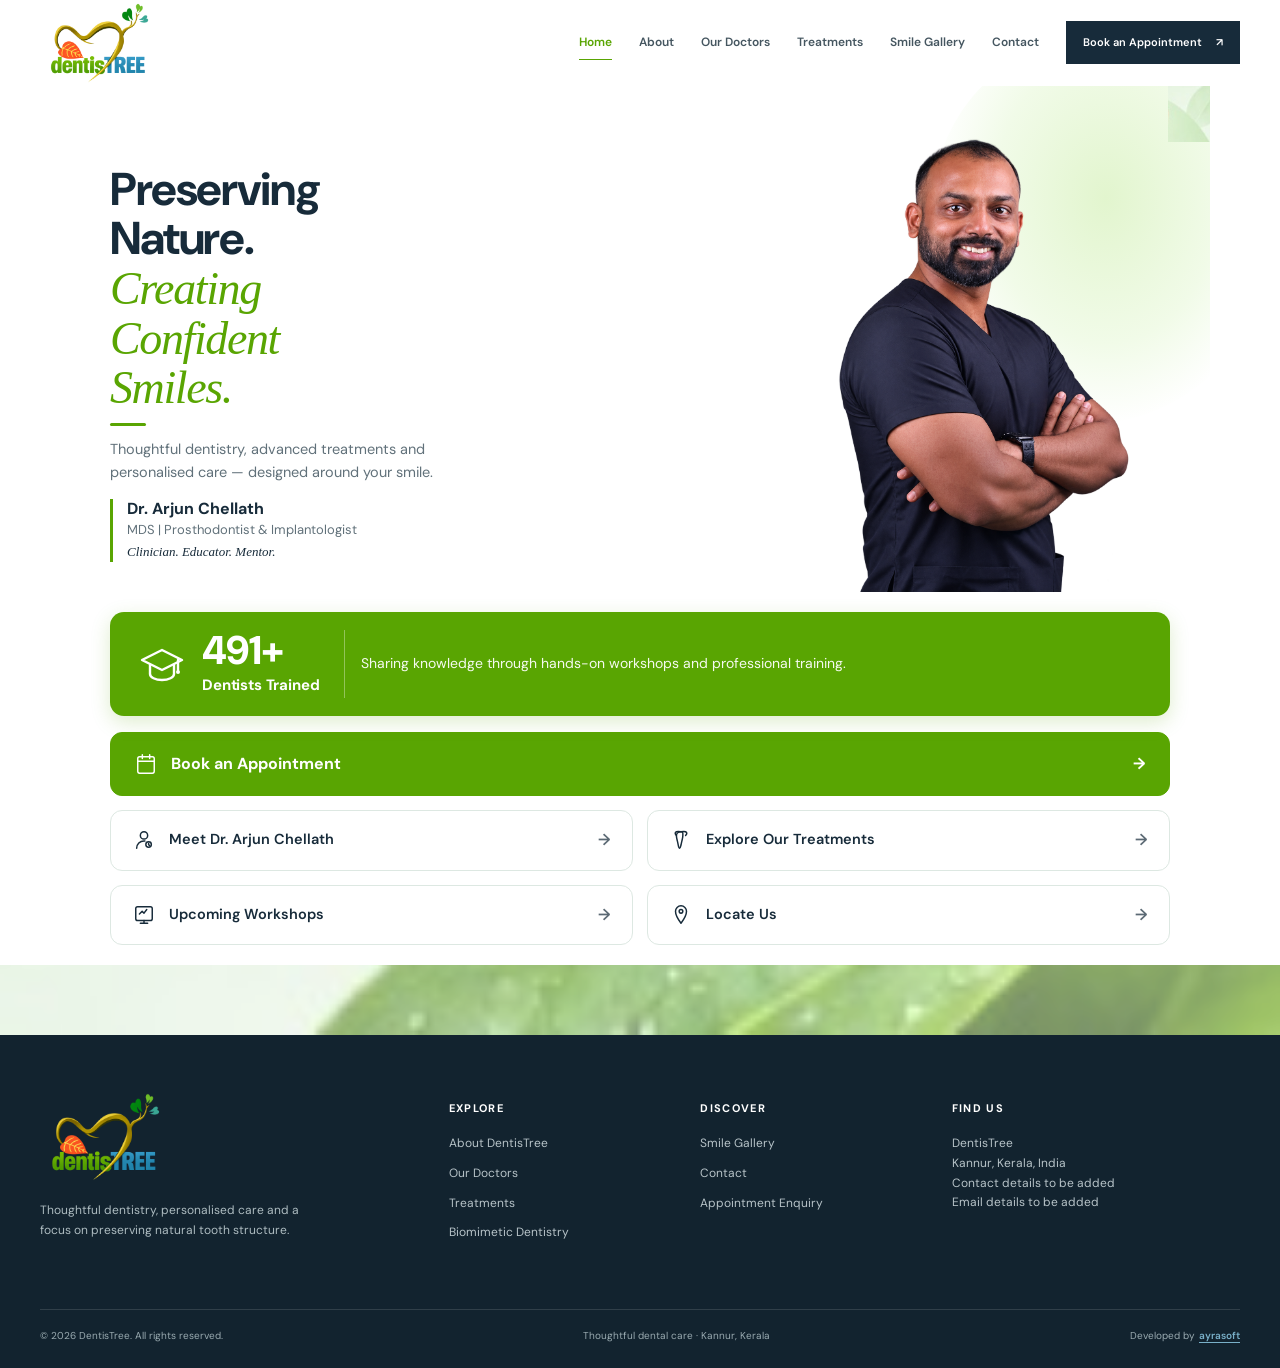
<file: index.html>
<!doctype html>
<html lang="en"><head><meta charset="utf-8"><meta name="viewport" content="width=device-width, initial-scale=1"><title>DentisTree | Thoughtful Dental Care in Kannur, Kerala</title><meta name="description" content="Thoughtful, patient-centred dental care in Kannur, Kerala. Explore restorative, implant and biomimetic dentistry at DentisTree."><meta property="og:title" content="DentisTree | Thoughtful Dental Care in Kannur"><meta property="og:description" content="Preserving nature. Creating confident smiles."><meta property="og:type" content="website"><meta property="og:image" content="images/optimized/consultation.webp"><link rel="icon" href="dentistree_logo.svg" type="image/svg+xml"><link rel="stylesheet" href="css/style.css"><link rel="stylesheet" href="css/home.css"><script defer src="js/config.js"></script><script defer src="js/main.js"></script><script type="application/ld+json">{"@context":"https://schema.org","@type":"Dentist","name":"DentisTree","address":{"@type":"PostalAddress","addressLocality":"Kannur","addressRegion":"Kerala","addressCountry":"IN"},"medicalSpecialty":"Dentistry"}</script></head><body class="page-home">

<!-- ======= HEADER ======= -->
<header class="site-header">
  <div class="wrap nav-wrap">
    <a class="brand" href="index.html" aria-label="DentisTree home">
      <img src="dentistree_logo.png" alt="DentisTree">
    </a>
    <button class="menu-toggle" aria-label="Open navigation" aria-expanded="false">
      <span></span><span></span><span></span>
    </button>
    <nav class="nav" aria-label="Main navigation">
      <a href="index.html" aria-current="page">Home</a>
      <a href="about.html">About</a>
      <a href="doctors.html">Our Doctors</a>
      <a href="treatments.html">Treatments</a>
      <a href="gallery.html">Smile Gallery</a>
      <a href="contact.html">Contact</a>
      <a class="btn" href="contact.html">Book an Appointment <span>↗</span></a>
    </nav>
  </div>
</header>

<!-- ======= HERO ======= -->
<main>
  <section class="hero2">

    <!-- Background leaf accent (top-right) -->
    <div class="hero2-leaf-bg" aria-hidden="true"></div>

    <!-- Text block (left) -->
    <div class="hero2-copy">
      <h1 class="hero2-heading">
        Preserving<br>Nature.<br>
        <em>Creating<br>Confident<br>Smiles.</em>
      </h1>
      <div class="hero2-divider" aria-hidden="true"></div>
      <p class="hero2-desc">Thoughtful dentistry, advanced treatments and personalised care — designed around your smile.</p>
      <div class="hero2-dr">
        <strong>Dr. Arjun Chellath</strong>
        <span>MDS | Prosthodontist &amp; Implantologist</span>
        <em>Clinician. Educator. Mentor.</em>
      </div>
    </div>

    <!-- Doctor image (right) -->
    <div class="hero2-photo-wrap" aria-hidden="true">
      <img class="hero2-photo" src="images/doctor.png" alt="Dr. Arjun Chellath">
    </div>

  </section>

  <!-- ======= STAT BANNER ======= -->
  <section class="stat-banner" aria-label="500+ Dentists Trained">
    <div class="stat-banner-inner">
      <div class="stat-banner-left">
        <!-- Graduation cap SVG -->
        <svg class="stat-icon" viewBox="0 0 48 48" fill="none" xmlns="http://www.w3.org/2000/svg" aria-hidden="true">
          <path d="M24 10L4 20l20 10 20-10L24 10z" stroke="#fff" stroke-width="2.4" stroke-linejoin="round"/>
          <path d="M12 25v9c0 3.314 5.373 6 12 6s12-2.686 12-6v-9" stroke="#fff" stroke-width="2.4" stroke-linecap="round" stroke-linejoin="round"/>
          <path d="M40 20v10" stroke="#fff" stroke-width="2.4" stroke-linecap="round"/>
          <circle cx="40" cy="32" r="2" fill="#fff"/>
        </svg>
        <div class="stat-banner-num stat-num-blink">
          <strong><span id="dentist-count">0</span><span class="stat-plus">+</span></strong>
          <span class="stat-label">Dentists Trained</span>
        </div>
      </div>
      <p class="stat-banner-desc">Sharing knowledge through hands-on workshops and professional training.</p>
    </div>
  </section>

  <!-- ======= CTA BUTTONS ======= -->
  <div class="home-ctas">
    <a class="home-cta home-cta--primary" href="contact.html">
      <!-- Calendar icon -->
      <svg class="cta-icon" viewBox="0 0 24 24" fill="none" xmlns="http://www.w3.org/2000/svg" aria-hidden="true">
        <rect x="3" y="4" width="18" height="18" rx="2" stroke="currentColor" stroke-width="1.6"/>
        <path d="M3 9h18" stroke="currentColor" stroke-width="1.6" stroke-linecap="round"/>
        <path d="M8 2v4M16 2v4" stroke="currentColor" stroke-width="1.6" stroke-linecap="round"/>
      </svg>
      Book an Appointment
      <span class="cta-arrow">→</span>
    </a>

    <a class="home-cta" href="doctors.html">
      <!-- Doctor icon -->
      <svg class="cta-icon" viewBox="0 0 24 24" fill="none" xmlns="http://www.w3.org/2000/svg" aria-hidden="true">
        <circle cx="12" cy="7" r="4" stroke="currentColor" stroke-width="1.6"/>
        <path d="M4 21c0-4.418 3.582-8 8-8h1" stroke="currentColor" stroke-width="1.6" stroke-linecap="round"/>
        <circle cx="17" cy="17" r="3" stroke="currentColor" stroke-width="1.6"/>
        <path d="M17 15.5V17l1 1" stroke="currentColor" stroke-width="1.6" stroke-linecap="round"/>
      </svg>
      Meet Dr. Arjun Chellath
      <span class="cta-arrow">→</span>
    </a>

    <a class="home-cta" href="treatments.html">
      <!-- Tooth icon -->
      <svg class="cta-icon" viewBox="0 0 24 24" fill="none" xmlns="http://www.w3.org/2000/svg" aria-hidden="true">
        <path d="M12 3C9.5 3 7 4.5 7 7c0 1.5.3 2.8.6 4.2C8 13 8.5 15 9 17.5c.3 1.5.8 3.5 1.5 3.5s1-1.5 1.5-3.5c.5-2.5 1-4.5 1.4-6.3.3-1.4.6-2.7.6-4.2C14 4.5 14.5 3 12 3z" stroke="currentColor" stroke-width="1.6" stroke-linecap="round" stroke-linejoin="round"/>
        <path d="M7 7C5.5 5.5 5 4 7 3c1-.5 2.5-.5 5 0 2.5-.5 4-.5 5 0 2 1 1.5 2.5 0 4" stroke="currentColor" stroke-width="1.6" stroke-linecap="round" stroke-linejoin="round"/>
      </svg>
      Explore Our Treatments
      <span class="cta-arrow">→</span>
    </a>

    <a class="home-cta" href="workshops.html">
      <!-- Workshop/chart icon -->
      <svg class="cta-icon" viewBox="0 0 24 24" fill="none" xmlns="http://www.w3.org/2000/svg" aria-hidden="true">
        <rect x="3" y="3" width="18" height="15" rx="2" stroke="currentColor" stroke-width="1.6"/>
        <path d="M8 21h8M12 18v3" stroke="currentColor" stroke-width="1.6" stroke-linecap="round"/>
        <path d="M7 11l3-3 2 2 3-4" stroke="currentColor" stroke-width="1.6" stroke-linecap="round" stroke-linejoin="round"/>
      </svg>
      Upcoming Workshops
      <span class="cta-arrow">→</span>
    </a>

    <a class="home-cta" href="contact.html">
      <!-- Pin/location icon -->
      <svg class="cta-icon" viewBox="0 0 24 24" fill="none" xmlns="http://www.w3.org/2000/svg" aria-hidden="true">
        <path d="M12 2C8.686 2 6 4.686 6 8c0 5.25 6 13 6 13s6-7.75 6-13c0-3.314-2.686-6-6-6z" stroke="currentColor" stroke-width="1.6" stroke-linejoin="round"/>
        <circle cx="12" cy="8" r="2" stroke="currentColor" stroke-width="1.6"/>
      </svg>
      Locate Us
      <span class="cta-arrow">→</span>
    </a>
  </div>

  <!-- Bottom leaf accent -->
  <div class="home-bottom-leaf" aria-hidden="true"></div>
</main>

<footer class="footer"><div class="wrap"><div class="footer-grid"><div class="footer-brand"><img src="dentistree_logo.png" alt="DentisTree"><p>Thoughtful dentistry, personalised care and a focus on preserving natural tooth structure.</p></div><div><h4>Explore</h4><div class="footer-links"><a href="about.html">About DentisTree</a><a href="doctors.html">Our Doctors</a><a href="treatments.html">Treatments</a><a href="biomimetic.html">Biomimetic Dentistry</a></div></div><div><h4>Discover</h4><div class="footer-links"><a href="gallery.html">Smile Gallery</a><a href="contact.html">Contact</a><a href="contact.html">Appointment Enquiry</a></div></div><div class="footer-contact"><h4>Find us</h4><p>DentisTree<br>Kannur, Kerala, India</p><p><a data-contact="phone" href="contact.html">Contact details to be added</a></p><p><a data-contact="email" href="contact.html">Email details to be added</a></p></div></div><div class="footer-bottom"><span>© <span data-year>2026</span> DentisTree. All rights reserved.</span><span>Thoughtful dental care · Kannur, Kerala</span><span class="footer-watermark">Developed by <a href="https://ayrasoft.vercel.app" target="_blank" rel="noopener noreferrer">ayrasoft</a></span></div></div></footer>

<script>
  // Count-up animation for dentists trained
  (function() {
    const el = document.getElementById('dentist-count');
    if (!el) return;
    const target = 500;
    const duration = 1800; // 1.8 seconds
    const frameRate = 1000 / 60;
    const totalFrames = Math.round(duration / frameRate);
    let frame = 0;

    function countUp() {
      frame++;
      // easeOutExpo progression
      const progress = 1 - Math.pow(2, -10 * (frame / totalFrames));
      const current = Math.min(Math.round(target * progress), target);
      el.textContent = current;
      if (frame < totalFrames) {
        requestAnimationFrame(countUp);
      } else {
        el.textContent = target;
      }
    }
    requestAnimationFrame(countUp);
  })();
</script>
</body></html>
</file>
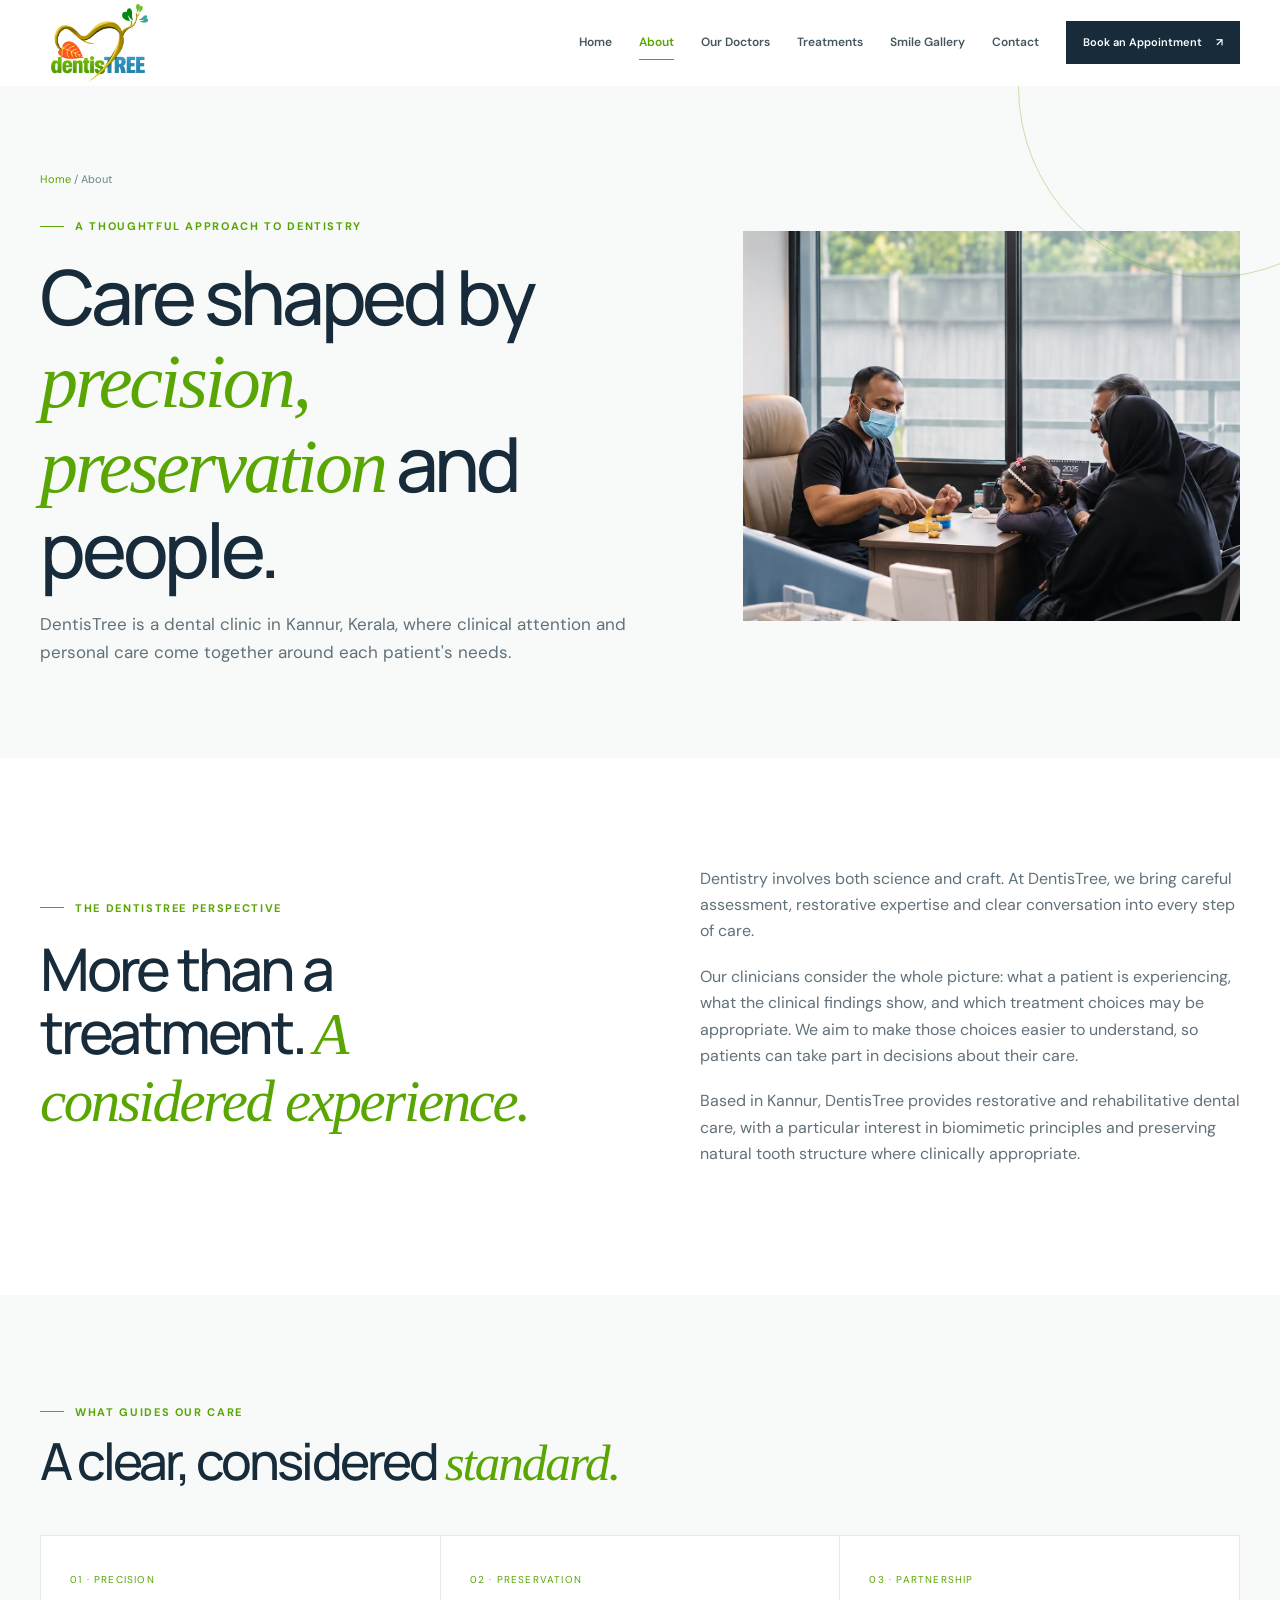
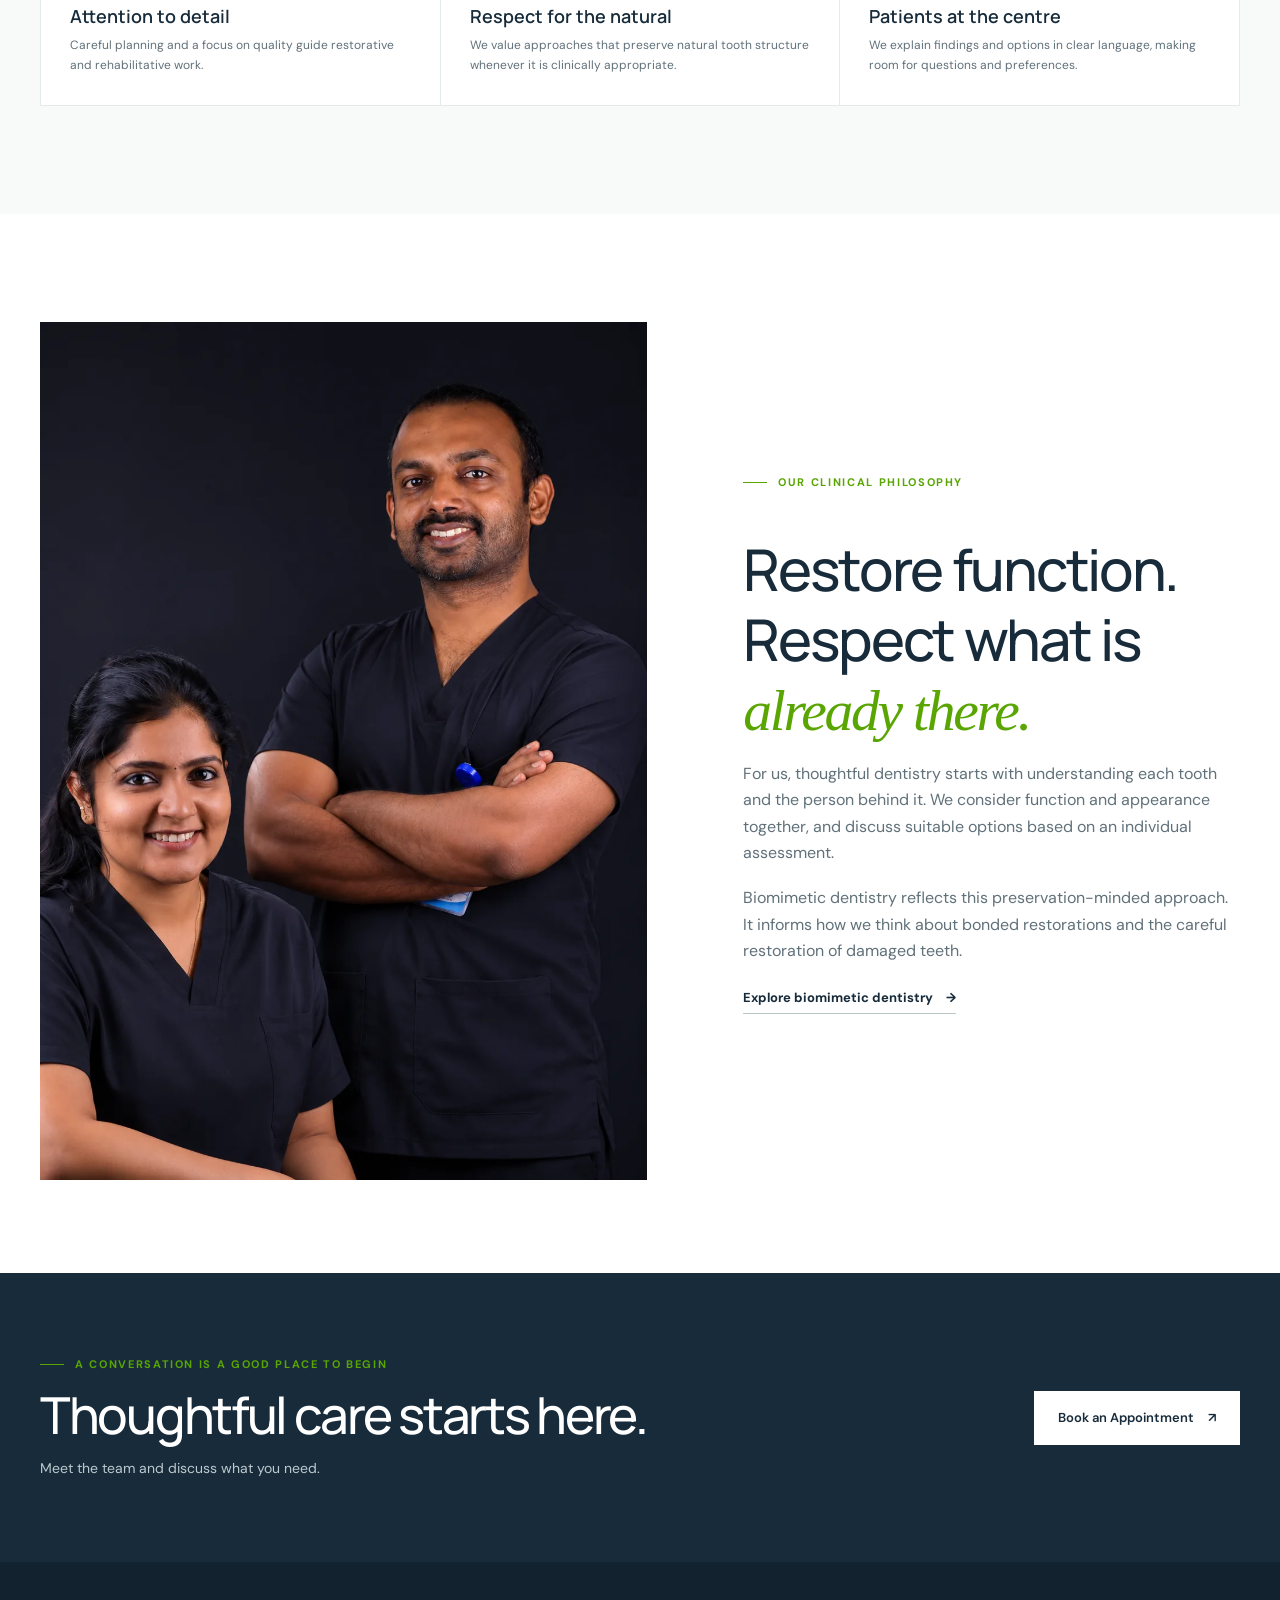
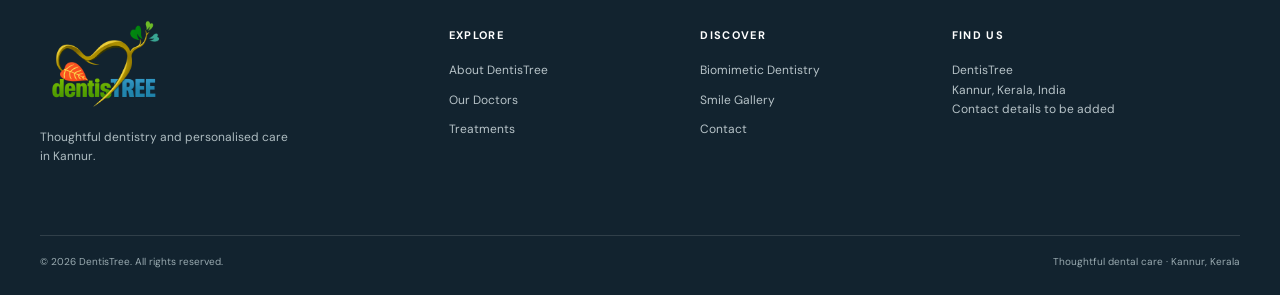
<file: about.html>
<!doctype html><html lang="en"><head><meta charset="utf-8"><meta name="viewport" content="width=device-width, initial-scale=1"><title>About DentisTree | Patient-Centred Dentistry in Kannur</title><meta name="description" content="Learn about DentisTree's clinical philosophy: precision, patient-centred restorative care and preserving natural tooth structure in Kannur."><meta property="og:title" content="About DentisTree"><meta property="og:description" content="A thoughtful approach to dentistry in Kannur, Kerala."><meta property="og:type" content="website"><link rel="icon" href="dentistree_logo.svg" type="image/svg+xml"><link rel="stylesheet" href="css/style.css"><script defer src="js/config.js"></script><script defer src="js/main.js"></script></head><body>
<header class="site-header"><div class="wrap nav-wrap"><a class="brand" href="index.html"><img src="dentistree_logo.png" alt="DentisTree"></a><button class="menu-toggle" aria-label="Open navigation" aria-expanded="false"><span></span><span></span><span></span></button><nav class="nav" aria-label="Main navigation"><a href="index.html">Home</a><a href="about.html" aria-current="page">About</a><a href="doctors.html">Our Doctors</a><a href="treatments.html">Treatments</a><a href="gallery.html">Smile Gallery</a><a href="contact.html">Contact</a><a class="btn" href="contact.html">Book an Appointment <span>↗</span></a></nav></div></header><main>
<section class="page-hero"><div class="wrap page-hero-grid"><div><div class="breadcrumb"><a href="index.html">Home</a> / About</div><div class="eyebrow">A thoughtful approach to dentistry</div><h1 class="display">Care shaped by <em>precision, preservation</em> and people.</h1><p>DentisTree is a dental clinic in Kannur, Kerala, where clinical attention and personal care come together around each patient's needs.</p></div><div class="page-hero-image"><img src="images/optimized/consultation.webp" alt="A dentist taking time to explain dental models to a family" fetchpriority="high"></div></div></section>
<section class="section"><div class="wrap intro-grid"><div class="intro-copy reveal"><div class="eyebrow">The DentisTree perspective</div><h2 class="display">More than a treatment. <em>A considered experience.</em></h2></div><div class="prose reveal"><p>Dentistry involves both science and craft. At DentisTree, we bring careful assessment, restorative expertise and clear conversation into every step of care.</p><p>Our clinicians consider the whole picture: what a patient is experiencing, what the clinical findings show, and which treatment choices may be appropriate. We aim to make those choices easier to understand, so patients can take part in decisions about their care.</p><p>Based in Kannur, DentisTree provides restorative and rehabilitative dental care, with a particular interest in biomimetic principles and preserving natural tooth structure where clinically appropriate.</p></div></div></section>
<section class="section" style="background:var(--soft)"><div class="wrap"><div class="section-head"><div><div class="eyebrow">What guides our care</div><h2 class="display">A clear, considered <em>standard.</em></h2></div></div><div class="values-grid"><article class="value reveal"><small>01 · PRECISION</small><h3>Attention to detail</h3><p>Careful planning and a focus on quality guide restorative and rehabilitative work.</p></article><article class="value reveal"><small>02 · PRESERVATION</small><h3>Respect for the natural</h3><p>We value approaches that preserve natural tooth structure whenever it is clinically appropriate.</p></article><article class="value reveal"><small>03 · PARTNERSHIP</small><h3>Patients at the centre</h3><p>We explain findings and options in clear language, making room for questions and preferences.</p></article></div></div></section>
<section class="section"><div class="wrap page-hero-grid"><div class="page-hero-image reveal about-team-image"><img src="images/optimized/clinicians.webp" alt="DentisTree clinicians Dr. Arjun Chellath and Dr. Sneha Suresh" loading="lazy"></div><div class="prose reveal"><div class="eyebrow">Our clinical philosophy</div><h2 class="display" style="font-size:clamp(38px,4.5vw,58px)">Restore function. Respect what is <em>already there.</em></h2><p>For us, thoughtful dentistry starts with understanding each tooth and the person behind it. We consider function and appearance together, and discuss suitable options based on an individual assessment.</p><p>Biomimetic dentistry reflects this preservation-minded approach. It informs how we think about bonded restorations and the careful restoration of damaged teeth.</p><a class="text-link" href="biomimetic.html">Explore biomimetic dentistry <span>→</span></a></div></div></section>
<section class="cta-section"><div class="wrap cta-row"><div><div class="eyebrow">A conversation is a good place to begin</div><h2>Thoughtful care starts here.</h2><p>Meet the team and discuss what you need.</p></div><a class="btn" href="contact.html">Book an Appointment <span>↗</span></a></div></section></main>
<footer class="footer"><div class="wrap"><div class="footer-grid"><div class="footer-brand"><img src="dentistree_logo.png" alt="DentisTree"><p>Thoughtful dentistry and personalised care in Kannur.</p></div><div><h4>Explore</h4><div class="footer-links"><a href="about.html">About DentisTree</a><a href="doctors.html">Our Doctors</a><a href="treatments.html">Treatments</a></div></div><div><h4>Discover</h4><div class="footer-links"><a href="biomimetic.html">Biomimetic Dentistry</a><a href="gallery.html">Smile Gallery</a><a href="contact.html">Contact</a></div></div><div class="footer-contact"><h4>Find us</h4><p>DentisTree<br>Kannur, Kerala, India</p><p><a data-contact="phone" href="contact.html">Contact details to be added</a></p></div></div><div class="footer-bottom"><span>© <span data-year>2026</span> DentisTree. All rights reserved.</span><span>Thoughtful dental care · Kannur, Kerala</span></div></div></footer></body></html>
</file>
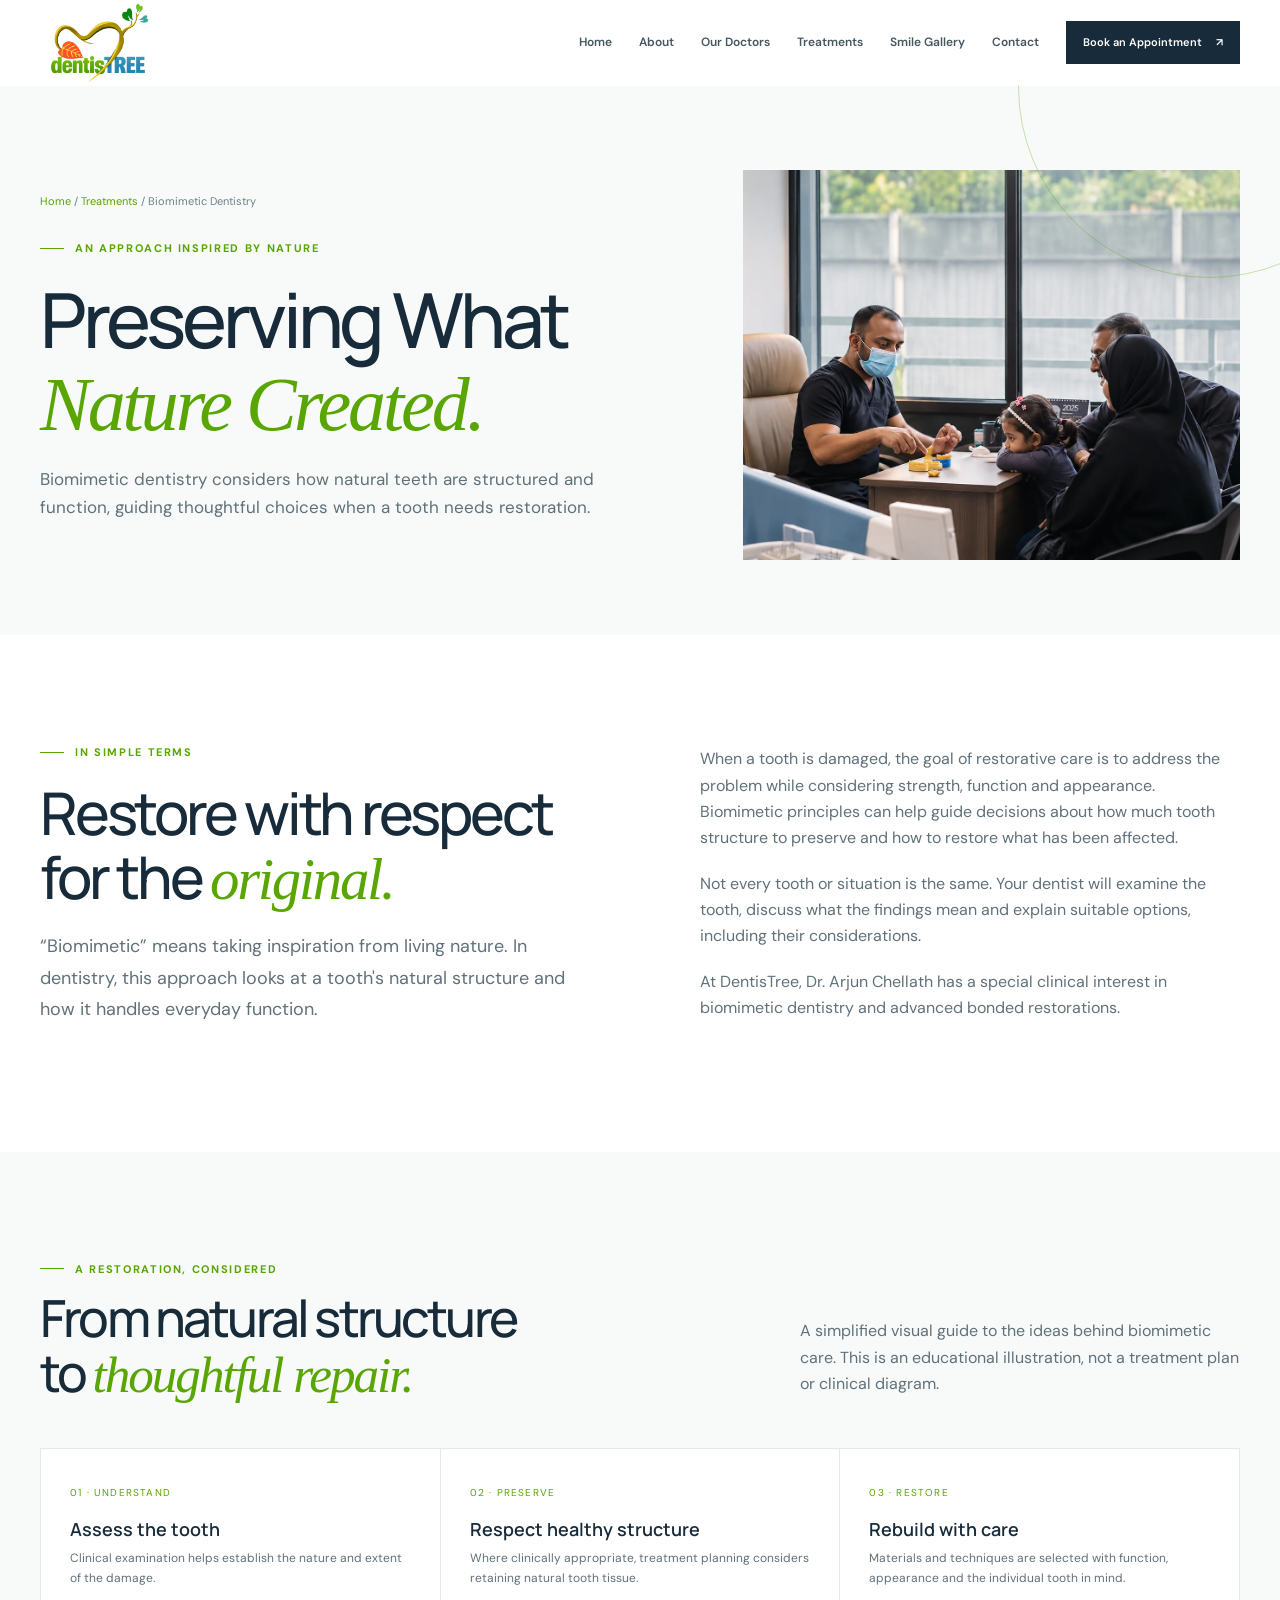
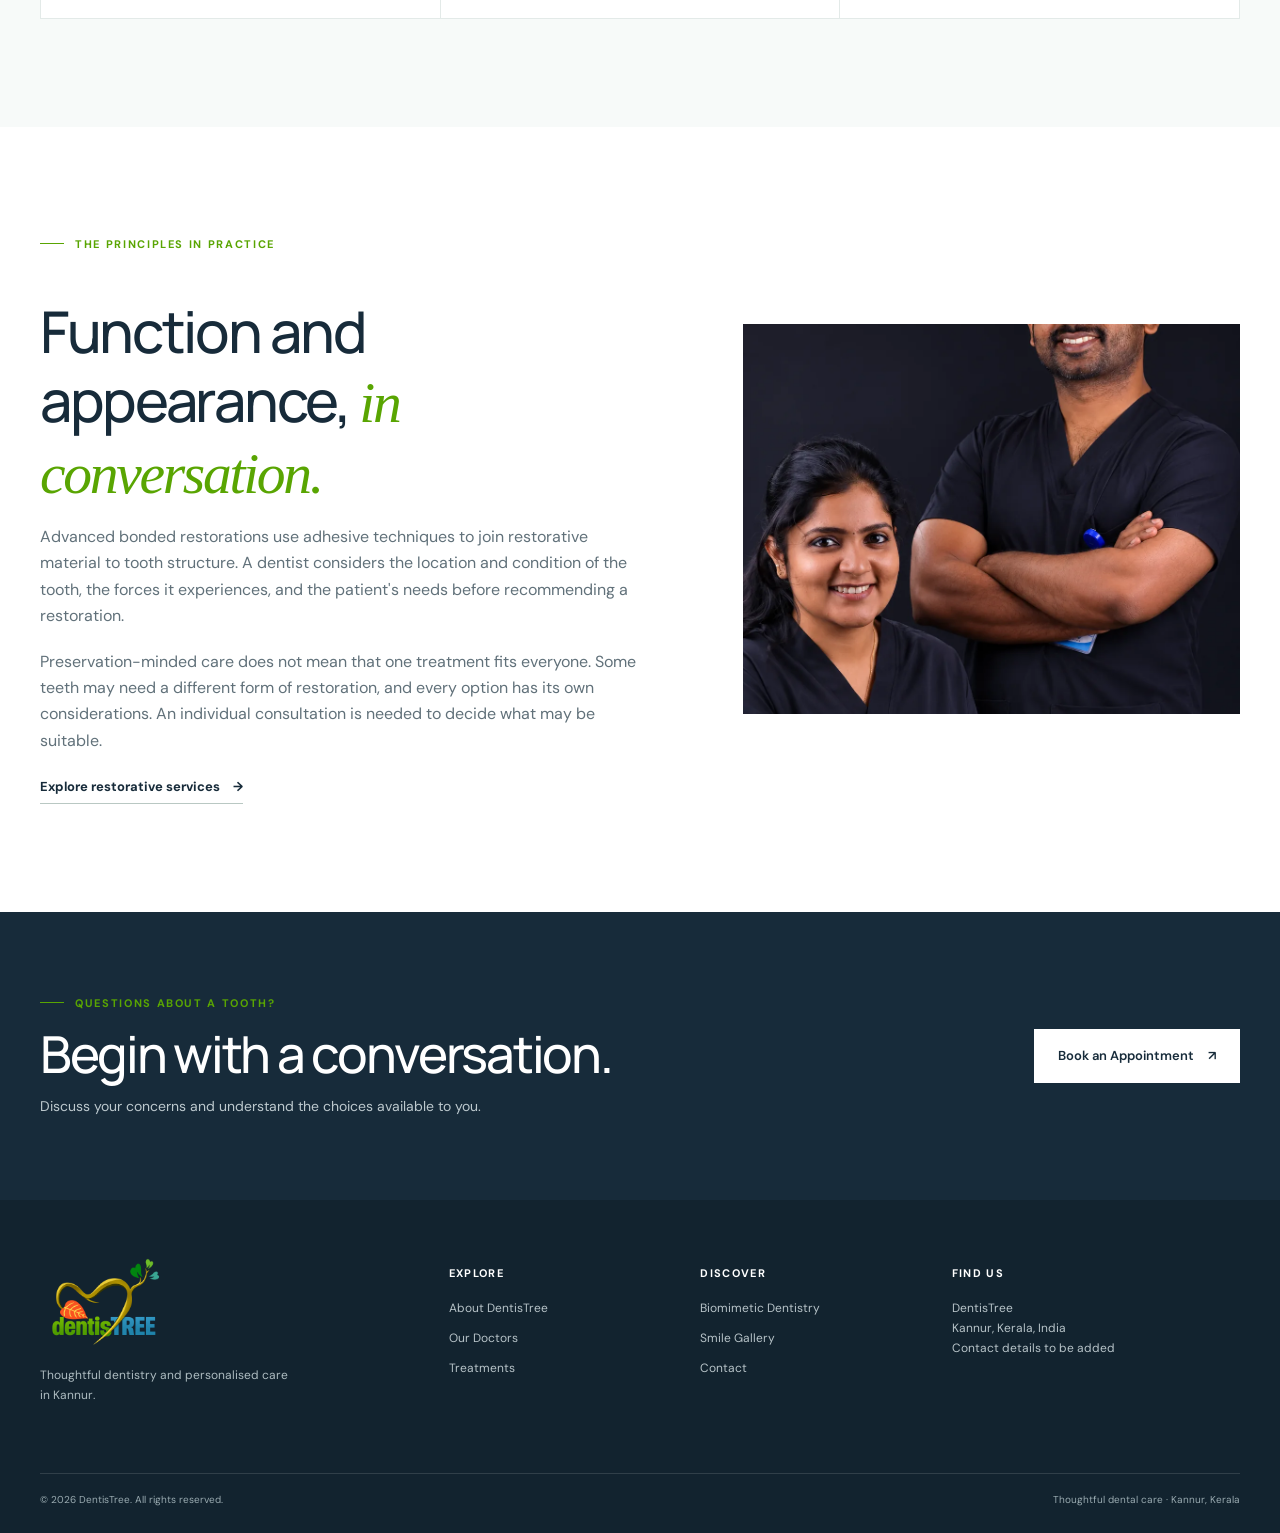
<file: biomimetic.html>
<!doctype html><html lang="en"><head><meta charset="utf-8"><meta name="viewport" content="width=device-width, initial-scale=1"><title>Biomimetic Dentistry | Preserve Natural Teeth | DentisTree</title><meta name="description" content="Learn how biomimetic dentistry considers natural tooth structure, bonded restorations, function and appearance at DentisTree in Kannur."><meta property="og:title" content="Biomimetic Dentistry | DentisTree"><meta property="og:description" content="Preserving what nature created."><meta property="og:type" content="website"><link rel="icon" href="dentistree_logo.svg" type="image/svg+xml"><link rel="stylesheet" href="css/style.css"><script defer src="js/config.js"></script><script defer src="js/main.js"></script></head><body>
<header class="site-header"><div class="wrap nav-wrap"><a class="brand" href="index.html"><img src="dentistree_logo.png" alt="DentisTree"></a><button class="menu-toggle" aria-label="Open navigation" aria-expanded="false"><span></span><span></span><span></span></button><nav class="nav" aria-label="Main navigation"><a href="index.html">Home</a><a href="about.html">About</a><a href="doctors.html">Our Doctors</a><a href="treatments.html">Treatments</a><a href="gallery.html">Smile Gallery</a><a href="contact.html">Contact</a><a class="btn" href="contact.html">Book an Appointment <span>↗</span></a></nav></div></header><main>
<section class="page-hero"><div class="wrap page-hero-grid"><div><div class="breadcrumb"><a href="index.html">Home</a> / <a href="treatments.html">Treatments</a> / Biomimetic Dentistry</div><div class="eyebrow">An approach inspired by nature</div><h1 class="display">Preserving What <em>Nature Created.</em></h1><p>Biomimetic dentistry considers how natural teeth are structured and function, guiding thoughtful choices when a tooth needs restoration.</p></div><div class="page-hero-image"><img src="images/optimized/consultation.webp" alt="A dentist discussing a dental model with a family" fetchpriority="high"></div></div></section>
<section class="section"><div class="wrap intro-grid"><div class="intro-copy reveal"><div class="eyebrow">In simple terms</div><h2 class="display">Restore with respect for the <em>original.</em></h2><p class="lead">“Biomimetic” means taking inspiration from living nature. In dentistry, this approach looks at a tooth's natural structure and how it handles everyday function.</p></div><div class="prose reveal"><p>When a tooth is damaged, the goal of restorative care is to address the problem while considering strength, function and appearance. Biomimetic principles can help guide decisions about how much tooth structure to preserve and how to restore what has been affected.</p><p>Not every tooth or situation is the same. Your dentist will examine the tooth, discuss what the findings mean and explain suitable options, including their considerations.</p><p>At DentisTree, Dr. Arjun Chellath has a special clinical interest in biomimetic dentistry and advanced bonded restorations.</p></div></div></section>
<section class="section" style="background:var(--soft)"><div class="wrap"><div class="section-head"><div><div class="eyebrow">A restoration, considered</div><h2 class="display">From natural structure<br>to <em>thoughtful repair.</em></h2></div><p>A simplified visual guide to the ideas behind biomimetic care. This is an educational illustration, not a treatment plan or clinical diagram.</p></div><div class="values-grid"><article class="value reveal"><small>01 · UNDERSTAND</small><h3>Assess the tooth</h3><p>Clinical examination helps establish the nature and extent of the damage.</p></article><article class="value reveal"><small>02 · PRESERVE</small><h3>Respect healthy structure</h3><p>Where clinically appropriate, treatment planning considers retaining natural tooth tissue.</p></article><article class="value reveal"><small>03 · RESTORE</small><h3>Rebuild with care</h3><p>Materials and techniques are selected with function, appearance and the individual tooth in mind.</p></article></div></div></section>
<section class="section"><div class="wrap page-hero-grid"><div class="prose reveal"><div class="eyebrow">The principles in practice</div><h2 class="display" style="font-size:clamp(38px,4.5vw,58px)">Function and appearance, <em>in conversation.</em></h2><p>Advanced bonded restorations use adhesive techniques to join restorative material to tooth structure. A dentist considers the location and condition of the tooth, the forces it experiences, and the patient's needs before recommending a restoration.</p><p>Preservation-minded care does not mean that one treatment fits everyone. Some teeth may need a different form of restoration, and every option has its own considerations. An individual consultation is needed to decide what may be suitable.</p><a class="text-link" href="treatments.html#bonded">Explore restorative services <span>→</span></a></div><div class="page-hero-image reveal"><img src="images/optimized/clinicians.webp" alt="DentisTree clinicians Dr. Arjun Chellath and Dr. Sneha Suresh" loading="lazy"></div></div></section>
<section class="cta-section"><div class="wrap cta-row"><div><div class="eyebrow">Questions about a tooth?</div><h2>Begin with a conversation.</h2><p>Discuss your concerns and understand the choices available to you.</p></div><a class="btn" href="contact.html">Book an Appointment <span>↗</span></a></div></section></main>
<footer class="footer"><div class="wrap"><div class="footer-grid"><div class="footer-brand"><img src="dentistree_logo.png" alt="DentisTree"><p>Thoughtful dentistry and personalised care in Kannur.</p></div><div><h4>Explore</h4><div class="footer-links"><a href="about.html">About DentisTree</a><a href="doctors.html">Our Doctors</a><a href="treatments.html">Treatments</a></div></div><div><h4>Discover</h4><div class="footer-links"><a href="biomimetic.html">Biomimetic Dentistry</a><a href="gallery.html">Smile Gallery</a><a href="contact.html">Contact</a></div></div><div class="footer-contact"><h4>Find us</h4><p>DentisTree<br>Kannur, Kerala, India</p><p><a data-contact="phone" href="contact.html">Contact details to be added</a></p></div></div><div class="footer-bottom"><span>© <span data-year>2026</span> DentisTree. All rights reserved.</span><span>Thoughtful dental care · Kannur, Kerala</span></div></div></footer></body></html>
</file>
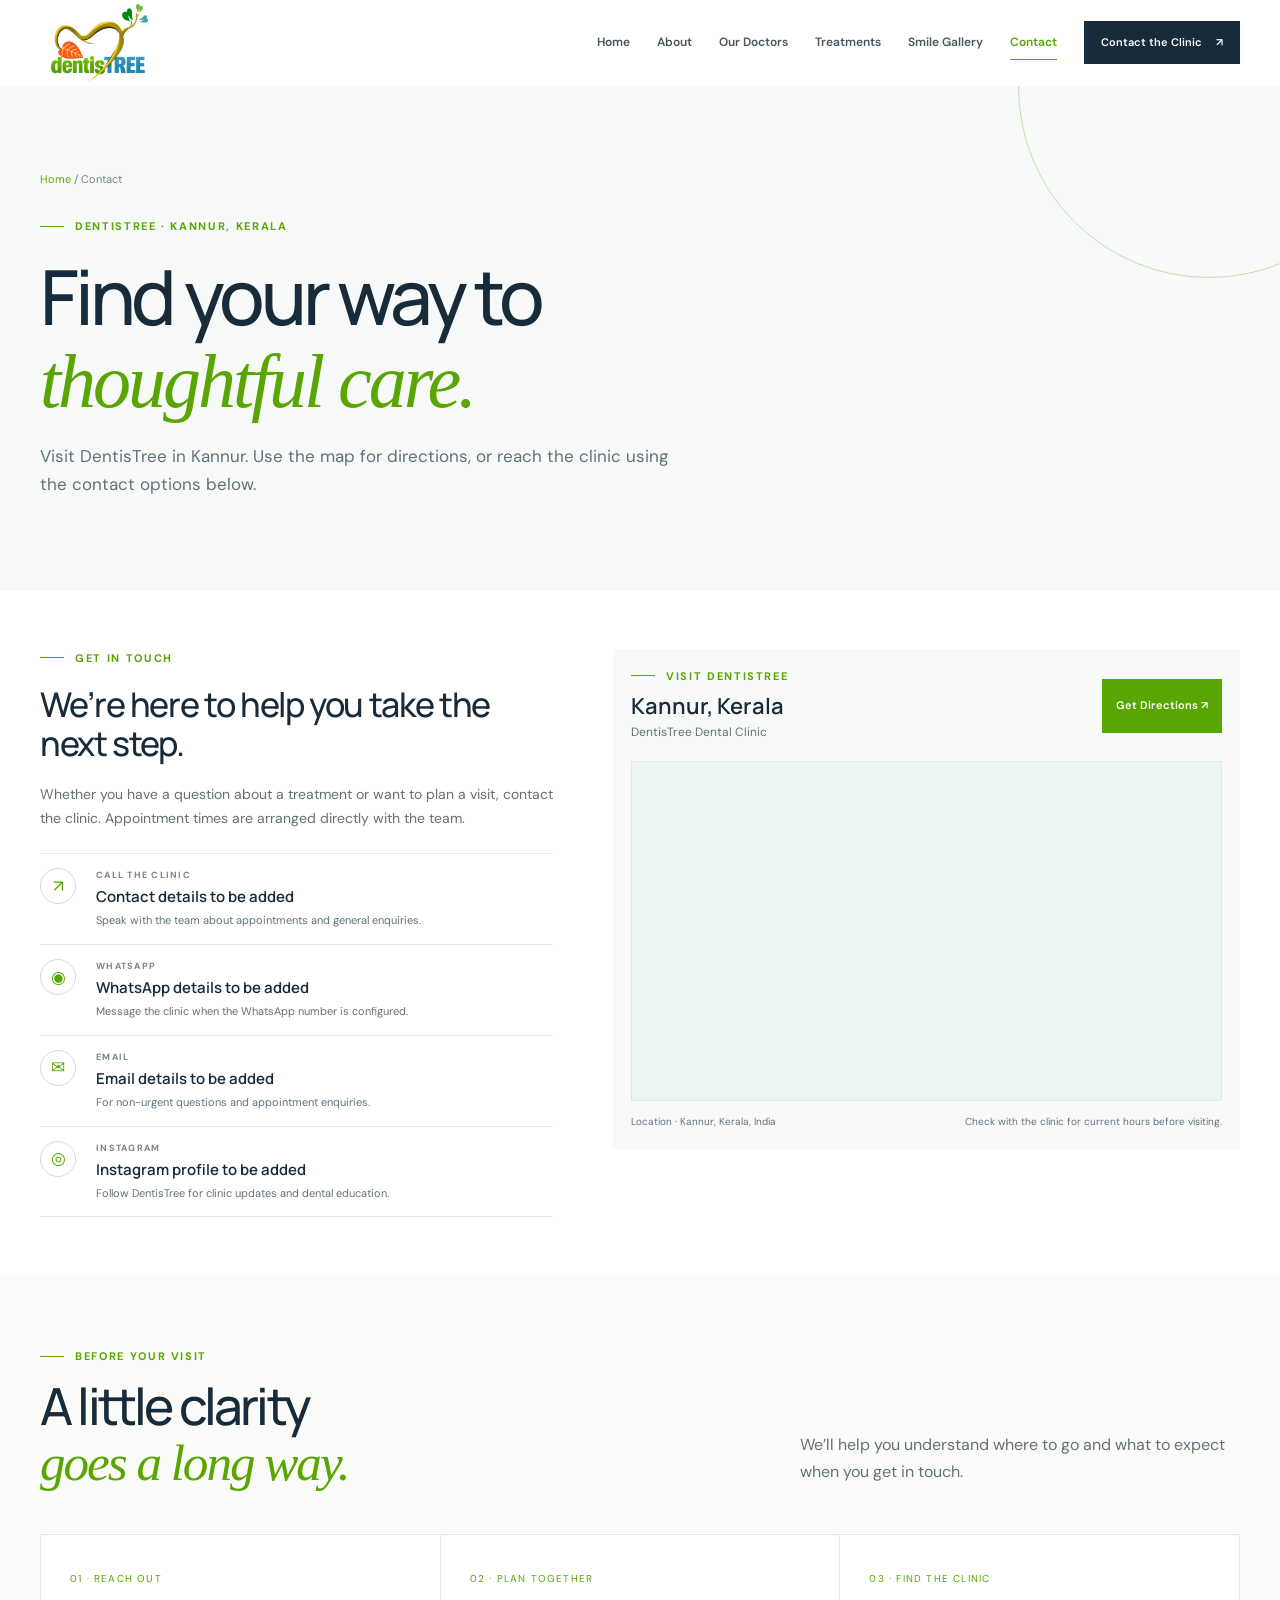
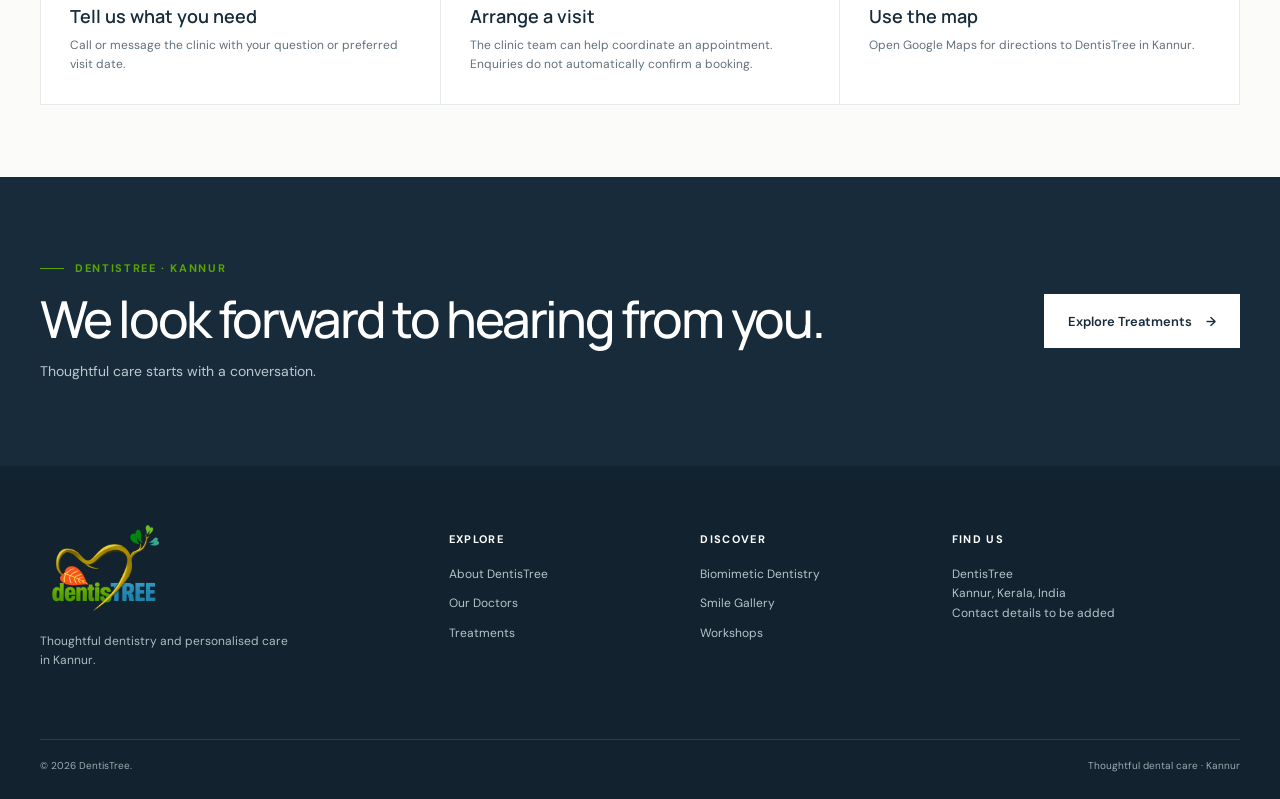
<file: contact.html>
<!doctype html><html lang="en"><head><meta charset="utf-8"><meta name="viewport" content="width=device-width, initial-scale=1"><title>Contact DentisTree | Kannur Dental Clinic</title><meta name="description" content="Find DentisTree in Kannur, Kerala. View the clinic map and get directions, or connect with the team by phone, WhatsApp, email or Instagram."><meta property="og:title" content="Contact DentisTree | Kannur"><meta property="og:description" content="Find your way to thoughtful dental care in Kannur."><meta property="og:type" content="website"><link rel="icon" href="dentistree_logo.svg" type="image/svg+xml"><link rel="stylesheet" href="css/style.css"><script defer src="js/config.js"></script><script defer src="js/main.js"></script></head><body>
<header class="site-header"><div class="wrap nav-wrap"><a class="brand" href="index.html"><img src="dentistree_logo.png" alt="DentisTree"></a><button class="menu-toggle" aria-label="Open navigation" aria-expanded="false"><span></span><span></span><span></span></button><nav class="nav" aria-label="Main navigation"><a href="index.html">Home</a><a href="about.html">About</a><a href="doctors.html">Our Doctors</a><a href="treatments.html">Treatments</a><a href="gallery.html">Smile Gallery</a><a href="contact.html" aria-current="page">Contact</a><a class="btn" href="contact.html">Contact the Clinic <span>↗</span></a></nav></div></header><main>
<section class="page-hero"><div class="wrap"><div class="breadcrumb"><a href="index.html">Home</a> / Contact</div><div class="eyebrow">DentisTree · Kannur, Kerala</div><h1 class="display">Find your way to<br><em>thoughtful care.</em></h1><p>Visit DentisTree in Kannur. Use the map for directions, or reach the clinic using the contact options below.</p></div></section>
<section class="section contact-rich"><div class="wrap"><div class="contact-rich-grid"><div class="contact-rich-info"><div class="eyebrow">Get in touch</div><h2>We’re here to help you take the next step.</h2><p class="lead">Whether you have a question about a treatment or want to plan a visit, contact the clinic. Appointment times are arranged directly with the team.</p><div class="contact-methods"><article class="contact-method"><span class="contact-symbol">↗</span><div><small>CALL THE CLINIC</small><a data-contact="phone" href="contact.html">Phone details to be added</a><p>Speak with the team about appointments and general enquiries.</p></div></article><article class="contact-method"><span class="contact-symbol">◉</span><div><small>WHATSAPP</small><a data-contact="whatsapp" href="contact.html">WhatsApp details to be added</a><p>Message the clinic when the WhatsApp number is configured.</p></div></article><article class="contact-method"><span class="contact-symbol">✉</span><div><small>EMAIL</small><a data-contact="email" href="contact.html">Email details to be added</a><p>For non-urgent questions and appointment enquiries.</p></div></article><article class="contact-method"><span class="contact-symbol">◎</span><div><small>INSTAGRAM</small><a data-contact="instagram" href="contact.html">Instagram profile to be added</a><p>Follow DentisTree for clinic updates and dental education.</p></div></article></div></div>
<div class="contact-map-panel"><div class="map-heading"><div><div class="eyebrow">Visit DentisTree</div><h2>Kannur, Kerala</h2><p>DentisTree Dental Clinic</p></div><a class="btn btn-green" data-contact="map-link" href="https://www.google.com/maps/search/?api=1&amp;query=DentisTree+Kannur" target="_blank" rel="noopener">Get Directions ↗</a></div><div class="map-placeholder"><div><strong>Loading DentisTree on Google Maps…</strong>If the map does not load, use Get Directions above.</div></div><div class="map-foot"><span>Location · Kannur, Kerala, India</span><span>Check with the clinic for current hours before visiting.</span></div></div></div></div></section>
<section class="section contact-next"><div class="wrap"><div class="section-head"><div><div class="eyebrow">Before your visit</div><h2 class="display">A little clarity<br><em>goes a long way.</em></h2></div><p>We’ll help you understand where to go and what to expect when you get in touch.</p></div><div class="values-grid"><article class="value"><small>01 · REACH OUT</small><h3>Tell us what you need</h3><p>Call or message the clinic with your question or preferred visit date.</p></article><article class="value"><small>02 · PLAN TOGETHER</small><h3>Arrange a visit</h3><p>The clinic team can help coordinate an appointment. Enquiries do not automatically confirm a booking.</p></article><article class="value"><small>03 · FIND THE CLINIC</small><h3>Use the map</h3><p>Open Google Maps for directions to DentisTree in Kannur.</p></article></div></div></section>
<section class="cta-section"><div class="wrap cta-row"><div><div class="eyebrow">DentisTree · Kannur</div><h2>We look forward to hearing from you.</h2><p>Thoughtful care starts with a conversation.</p></div><a class="btn" href="treatments.html">Explore Treatments <span>→</span></a></div></section></main>
<footer class="footer"><div class="wrap"><div class="footer-grid"><div class="footer-brand"><img src="dentistree_logo.png" alt="DentisTree"><p>Thoughtful dentistry and personalised care in Kannur.</p></div><div><h4>Explore</h4><div class="footer-links"><a href="about.html">About DentisTree</a><a href="doctors.html">Our Doctors</a><a href="treatments.html">Treatments</a></div></div><div><h4>Discover</h4><div class="footer-links"><a href="biomimetic.html">Biomimetic Dentistry</a><a href="gallery.html">Smile Gallery</a><a href="workshops.html">Workshops</a></div></div><div class="footer-contact"><h4>Find us</h4><p>DentisTree<br>Kannur, Kerala, India</p><p><a data-contact="phone" href="contact.html">Phone details to be added</a></p></div></div><div class="footer-bottom"><span>© <span data-year>2026</span> DentisTree.</span><span>Thoughtful dental care · Kannur</span></div></div></footer></body></html>
</file>
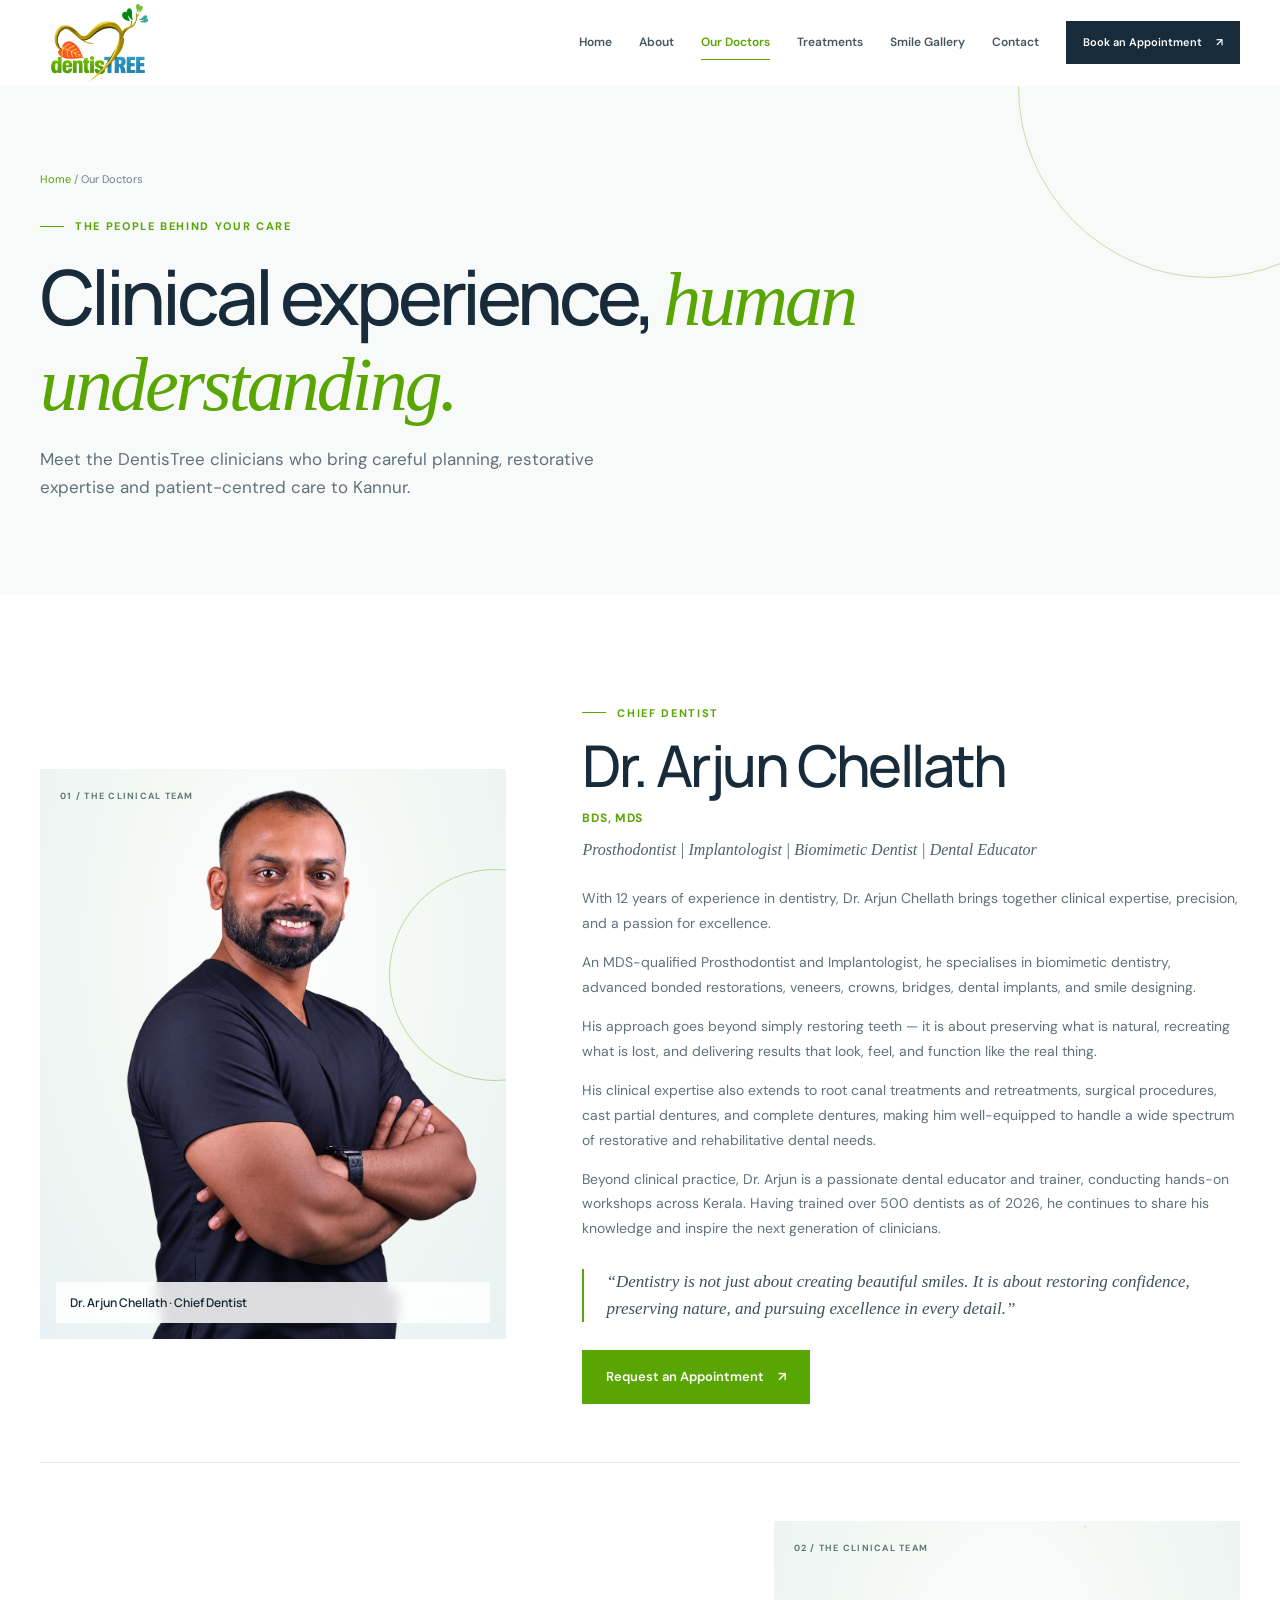
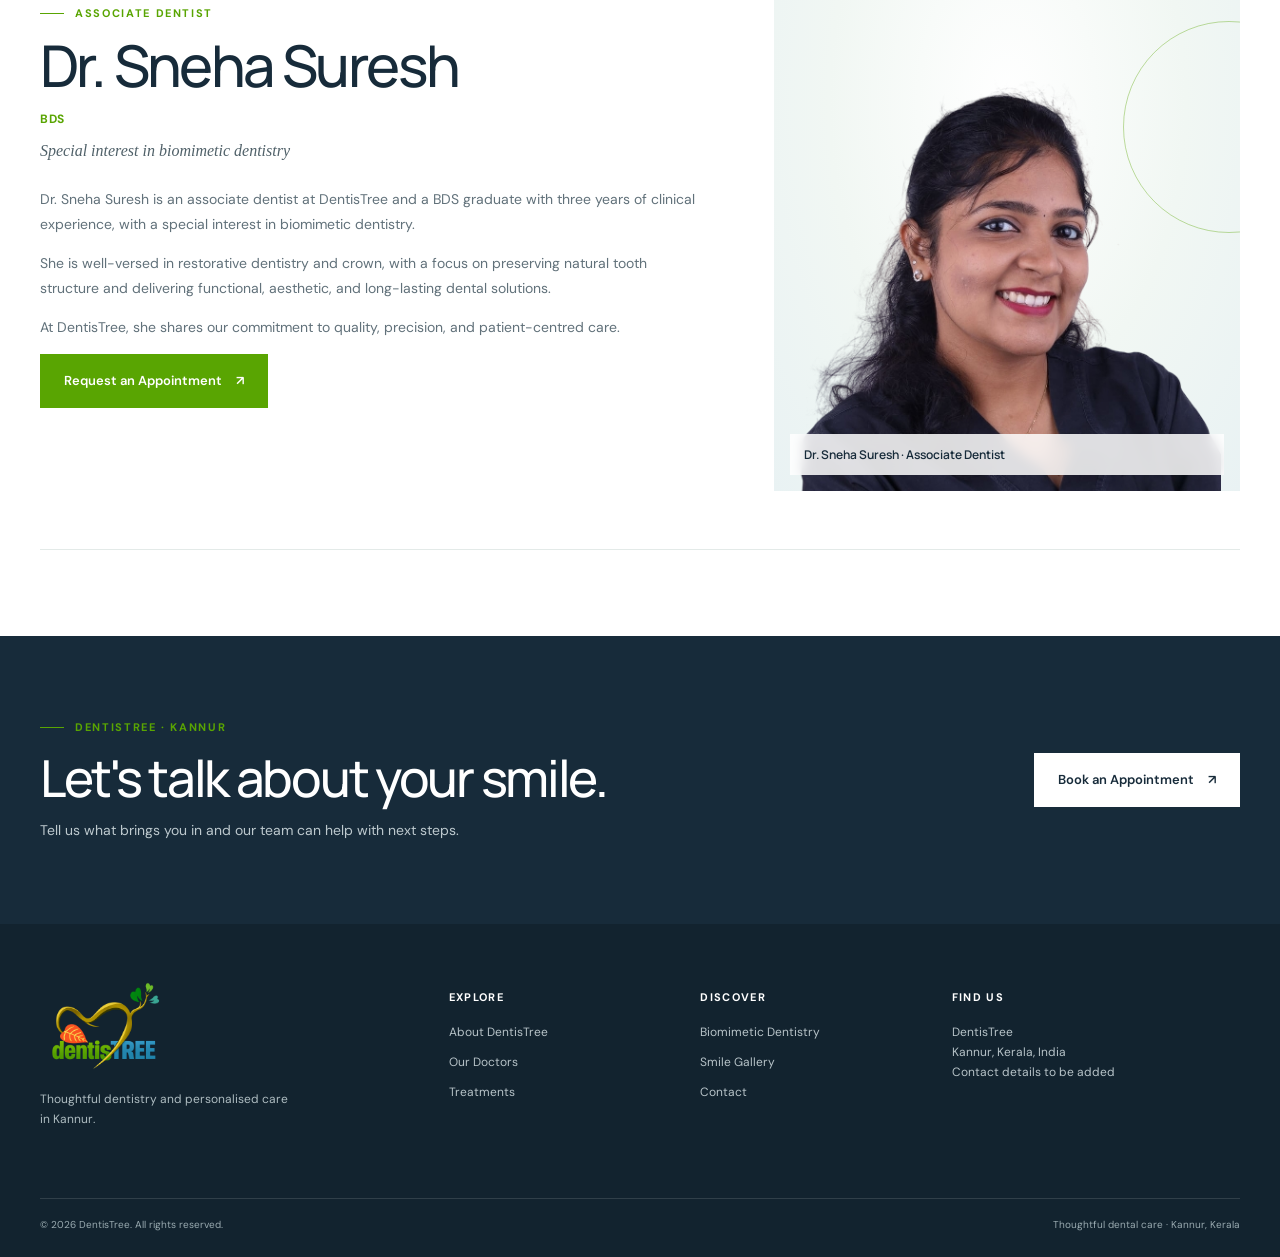
<file: doctors.html>
<!doctype html><html lang="en"><head><meta charset="utf-8"><meta name="viewport" content="width=device-width, initial-scale=1"><title>Our Doctors | DentisTree Dental Clinic, Kannur</title><meta name="description" content="Meet DentisTree clinicians Dr. Arjun Chellath, Prosthodontist and Implantologist, and Dr. Sneha Suresh, Associate Dentist in Kannur."><meta property="og:title" content="Meet Our Doctors | DentisTree"><meta property="og:description" content="Experienced, thoughtful dental care in Kannur, Kerala."><meta property="og:type" content="website"><link rel="icon" href="dentistree_logo.svg" type="image/svg+xml"><link rel="stylesheet" href="css/style.css"><script defer src="js/config.js"></script><script defer src="js/main.js"></script></head><body>
<header class="site-header"><div class="wrap nav-wrap"><a class="brand" href="index.html"><img src="dentistree_logo.png" alt="DentisTree"></a><button class="menu-toggle" aria-label="Open navigation" aria-expanded="false"><span></span><span></span><span></span></button><nav class="nav" aria-label="Main navigation"><a href="index.html">Home</a><a href="about.html">About</a><a href="doctors.html" aria-current="page">Our Doctors</a><a href="treatments.html">Treatments</a><a href="gallery.html">Smile Gallery</a><a href="contact.html">Contact</a><a class="btn" href="contact.html">Book an Appointment <span>↗</span></a></nav></div></header><main>
<section class="page-hero"><div class="wrap"><div class="breadcrumb"><a href="index.html">Home</a> / Our Doctors</div><div class="eyebrow">The people behind your care</div><h1 class="display">Clinical experience, <em>human understanding.</em></h1><p>Meet the DentisTree clinicians who bring careful planning, restorative expertise and patient-centred care to Kannur.</p></div></section>
<section class="section doctor-showcase"><div class="wrap"><article class="doctor-profile doctor-profile-editorial"><div class="doctor-photo-card"><span class="portrait-index">01 / THE CLINICAL TEAM</span><img src="images/doctor.png" alt="Dr. Arjun Chellath, Chief Dentist at DentisTree" loading="lazy"><span class="portrait-caption">Dr. Arjun Chellath · Chief Dentist</span></div><div class="doctor-info reveal"><div class="eyebrow">Chief Dentist</div><h2>Dr. Arjun Chellath</h2><div class="doctor-role">BDS, MDS</div><div class="doctor-credentials">Prosthodontist | Implantologist | Biomimetic Dentist | Dental Educator</div><p>With 12 years of experience in dentistry, Dr. Arjun Chellath brings together clinical expertise, precision, and a passion for excellence.</p><p>An MDS-qualified Prosthodontist and Implantologist, he specialises in biomimetic dentistry, advanced bonded restorations, veneers, crowns, bridges, dental implants, and smile designing.</p><p>His approach goes beyond simply restoring teeth — it is about preserving what is natural, recreating what is lost, and delivering results that look, feel, and function like the real thing.</p><p>His clinical expertise also extends to root canal treatments and retreatments, surgical procedures, cast partial dentures, and complete dentures, making him well-equipped to handle a wide spectrum of restorative and rehabilitative dental needs.</p><p>Beyond clinical practice, Dr. Arjun is a passionate dental educator and trainer, conducting hands-on workshops across Kerala. Having trained over 500 dentists as of 2026, he continues to share his knowledge and inspire the next generation of clinicians.</p><blockquote class="quote">“Dentistry is not just about creating beautiful smiles. It is about restoring confidence, preserving nature, and pursuing excellence in every detail.”</blockquote><a class="btn btn-green" href="contact.html?doctor=arjun">Request an Appointment <span>↗</span></a></div></article>
<article class="doctor-profile doctor-profile-editorial"><div class="doctor-photo-card"><span class="portrait-index">02 / THE CLINICAL TEAM</span><img src="images/sneha.png" alt="Dr. Sneha Suresh, Associate Dentist at DentisTree" loading="lazy"><span class="portrait-caption">Dr. Sneha Suresh · Associate Dentist</span></div><div class="doctor-info reveal"><div class="eyebrow">Associate Dentist</div><h2>Dr. Sneha Suresh</h2><div class="doctor-role">BDS</div><div class="doctor-credentials">Special interest in biomimetic dentistry</div><p>Dr. Sneha Suresh is an associate dentist at DentisTree and a BDS graduate with three years of clinical experience, with a special interest in biomimetic dentistry.</p><p>She is well-versed in restorative dentistry and crown, with a focus on preserving natural tooth structure and delivering functional, aesthetic, and long-lasting dental solutions.</p><p>At DentisTree, she shares our commitment to quality, precision, and patient-centred care.</p><a class="btn btn-green" href="contact.html?doctor=sneha">Request an Appointment <span>↗</span></a></div></article></div></section>
<section class="cta-section"><div class="wrap cta-row"><div><div class="eyebrow">DentisTree · Kannur</div><h2>Let's talk about your smile.</h2><p>Tell us what brings you in and our team can help with next steps.</p></div><a class="btn" href="contact.html">Book an Appointment <span>↗</span></a></div></section></main>
<footer class="footer"><div class="wrap"><div class="footer-grid"><div class="footer-brand"><img src="dentistree_logo.png" alt="DentisTree"><p>Thoughtful dentistry and personalised care in Kannur.</p></div><div><h4>Explore</h4><div class="footer-links"><a href="about.html">About DentisTree</a><a href="doctors.html">Our Doctors</a><a href="treatments.html">Treatments</a></div></div><div><h4>Discover</h4><div class="footer-links"><a href="biomimetic.html">Biomimetic Dentistry</a><a href="gallery.html">Smile Gallery</a><a href="contact.html">Contact</a></div></div><div class="footer-contact"><h4>Find us</h4><p>DentisTree<br>Kannur, Kerala, India</p><p><a data-contact="phone" href="contact.html">Contact details to be added</a></p></div></div><div class="footer-bottom"><span>© <span data-year>2026</span> DentisTree. All rights reserved.</span><span>Thoughtful dental care · Kannur, Kerala</span></div></div></footer></body></html>
</file>
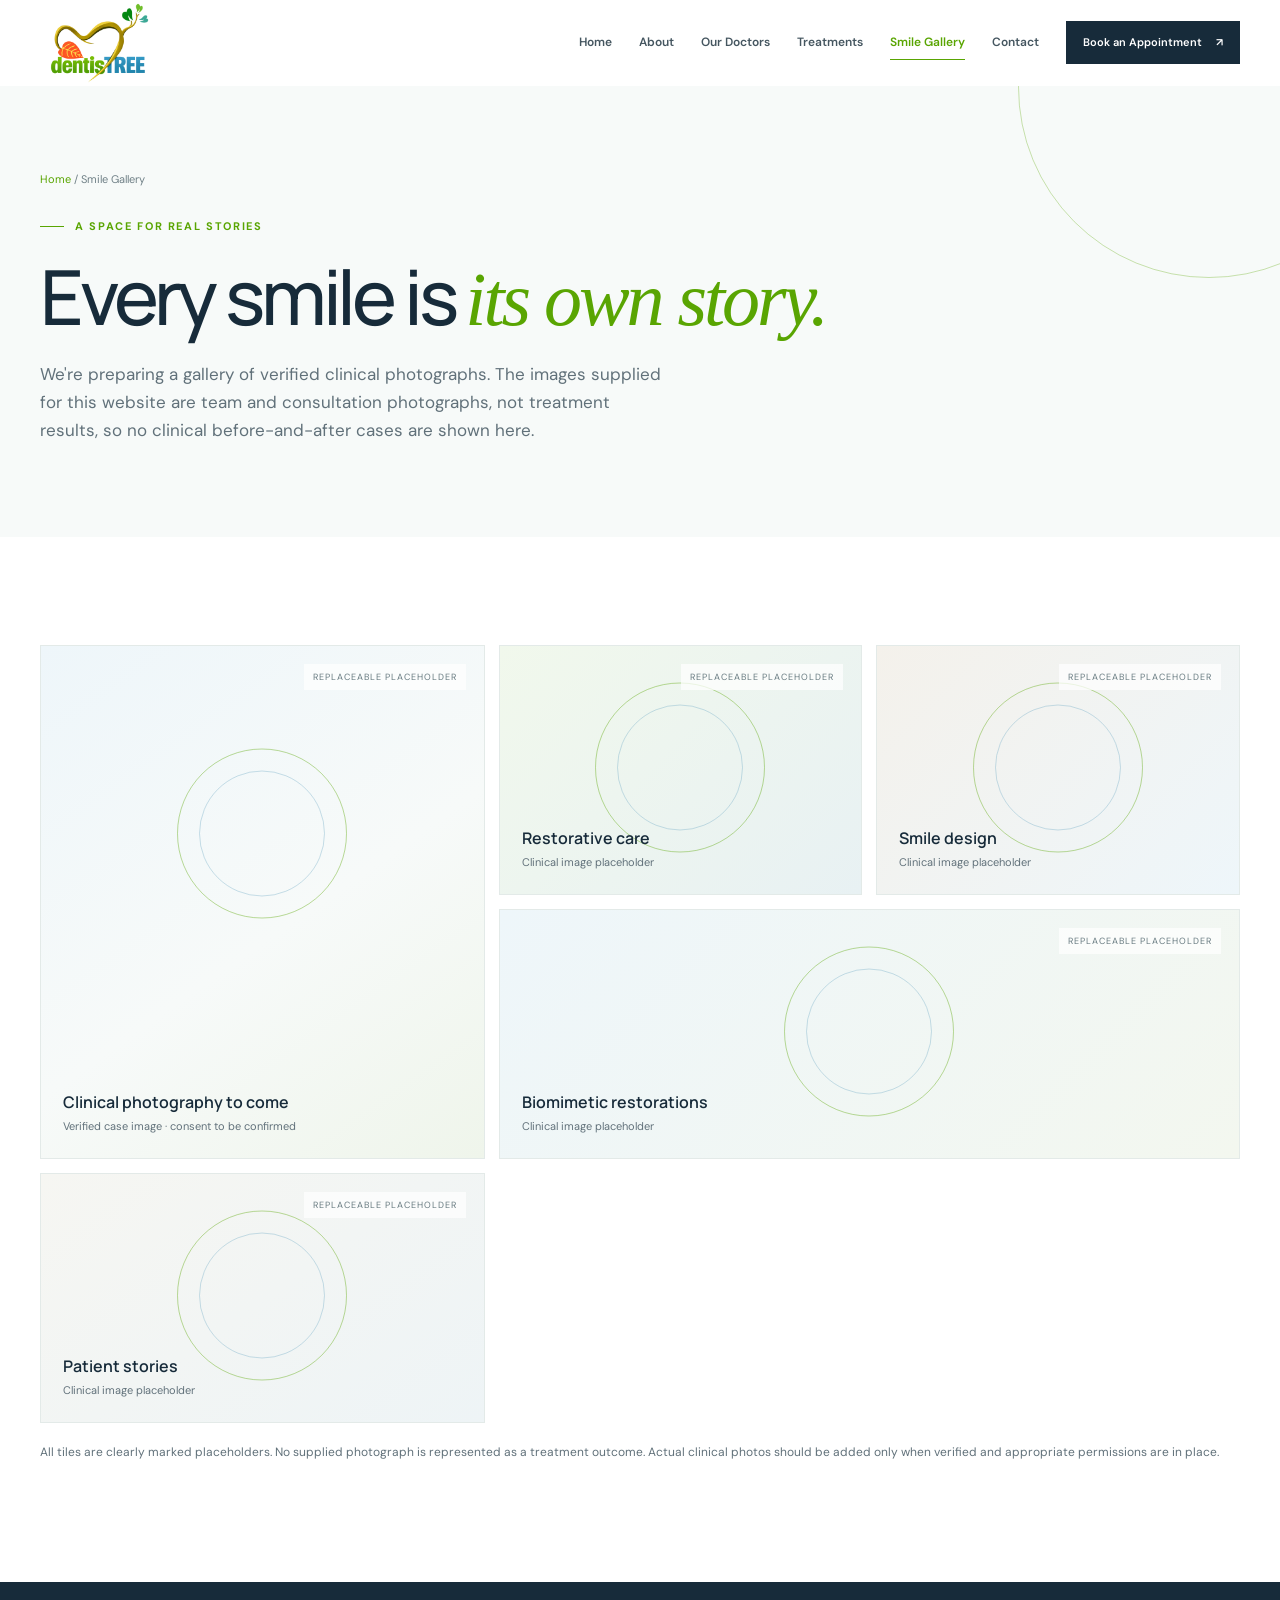
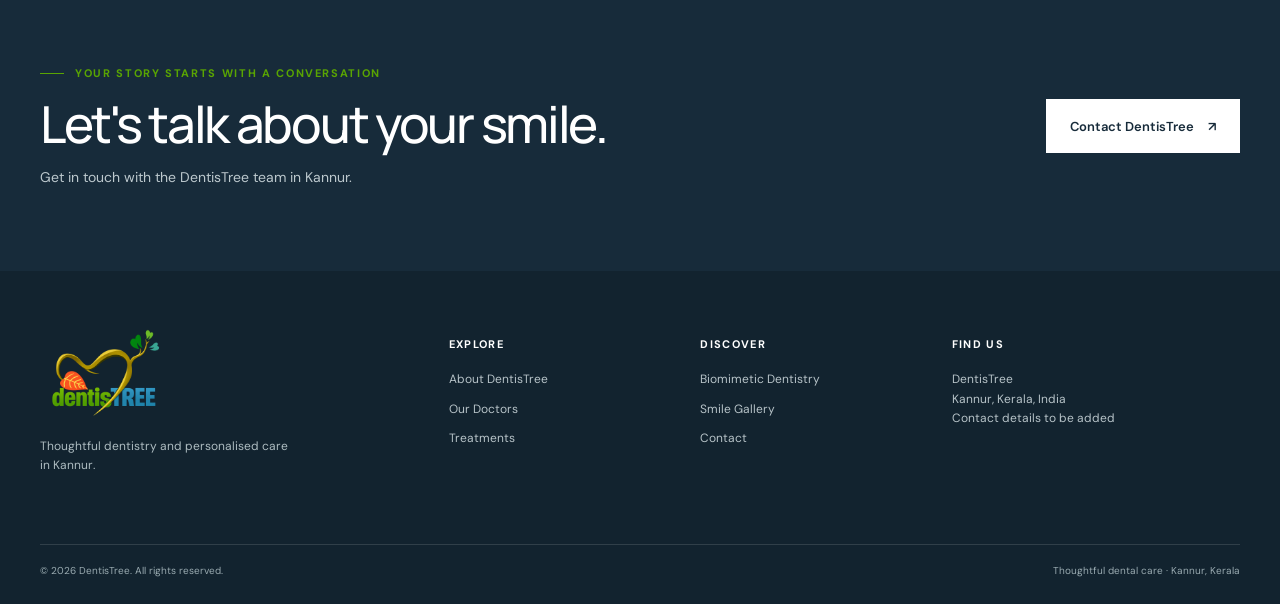
<file: gallery.html>
<!doctype html><html lang="en"><head><meta charset="utf-8"><meta name="viewport" content="width=device-width, initial-scale=1"><title>Smile Gallery | DentisTree Kannur</title><meta name="description" content="Explore the DentisTree smile gallery layout. Clinical photographs will be added only after verified cases and appropriate consent are provided."><meta property="og:title" content="Smile Gallery | DentisTree"><meta property="og:description" content="A space for verified clinical photography, coming soon."><meta property="og:type" content="website"><link rel="icon" href="dentistree_logo.svg" type="image/svg+xml"><link rel="stylesheet" href="css/style.css"><script defer src="js/config.js"></script><script defer src="js/main.js"></script><script defer src="js/gallery.js"></script></head><body>
<header class="site-header"><div class="wrap nav-wrap"><a class="brand" href="index.html"><img src="dentistree_logo.png" alt="DentisTree"></a><button class="menu-toggle" aria-label="Open navigation" aria-expanded="false"><span></span><span></span><span></span></button><nav class="nav" aria-label="Main navigation"><a href="index.html">Home</a><a href="about.html">About</a><a href="doctors.html">Our Doctors</a><a href="treatments.html">Treatments</a><a href="gallery.html" aria-current="page">Smile Gallery</a><a href="contact.html">Contact</a><a class="btn" href="contact.html">Book an Appointment <span>↗</span></a></nav></div></header><main>
<section class="page-hero"><div class="wrap"><div class="breadcrumb"><a href="index.html">Home</a> / Smile Gallery</div><div class="eyebrow">A space for real stories</div><h1 class="display">Every smile is <em>its own story.</em></h1><p>We're preparing a gallery of verified clinical photographs. The images supplied for this website are team and consultation photographs, not treatment results, so no clinical before-and-after cases are shown here.</p></div></section>
<section class="section"><div class="wrap"><div class="gallery-grid"><article class="gallery-item reveal"><div class="gallery-orbit"></div><span class="placeholder-tag">Replaceable placeholder</span><div><h3>Clinical photography to come</h3><p>Verified case image · consent to be confirmed</p></div><button data-gallery-open aria-label="Preview gallery placeholder"></button></article><article class="gallery-item reveal"><div class="gallery-orbit"></div><span class="placeholder-tag">Replaceable placeholder</span><div><h3>Restorative care</h3><p>Clinical image placeholder</p></div><button data-gallery-open aria-label="Preview restorative placeholder"></button></article><article class="gallery-item reveal"><div class="gallery-orbit"></div><span class="placeholder-tag">Replaceable placeholder</span><div><h3>Smile design</h3><p>Clinical image placeholder</p></div><button data-gallery-open aria-label="Preview smile design placeholder"></button></article><article class="gallery-item reveal"><div class="gallery-orbit"></div><span class="placeholder-tag">Replaceable placeholder</span><div><h3>Biomimetic restorations</h3><p>Clinical image placeholder</p></div><button data-gallery-open aria-label="Preview biomimetic placeholder"></button></article><article class="gallery-item reveal"><div class="gallery-orbit"></div><span class="placeholder-tag">Replaceable placeholder</span><div><h3>Patient stories</h3><p>Clinical image placeholder</p></div><button data-gallery-open aria-label="Preview patient story placeholder"></button></article></div><p class="gallery-note">All tiles are clearly marked placeholders. No supplied photograph is represented as a treatment outcome. Actual clinical photos should be added only when verified and appropriate permissions are in place.</p></div></section>
<section class="cta-section"><div class="wrap cta-row"><div><div class="eyebrow">Your story starts with a conversation</div><h2>Let's talk about your smile.</h2><p>Get in touch with the DentisTree team in Kannur.</p></div><a class="btn" href="contact.html">Contact DentisTree <span>↗</span></a></div></section></main>
<div class="lightbox" role="dialog" aria-modal="true" aria-label="Gallery image placeholder"><button class="lightbox-close" aria-label="Close preview">×</button><div class="lightbox-inner"><div class="placeholder-large"><span>Replaceable image placeholder</span></div><h3>Clinical photographs coming soon</h3><p>No supplied image represents a clinical treatment result.</p></div></div>
<footer class="footer"><div class="wrap"><div class="footer-grid"><div class="footer-brand"><img src="dentistree_logo.png" alt="DentisTree"><p>Thoughtful dentistry and personalised care in Kannur.</p></div><div><h4>Explore</h4><div class="footer-links"><a href="about.html">About DentisTree</a><a href="doctors.html">Our Doctors</a><a href="treatments.html">Treatments</a></div></div><div><h4>Discover</h4><div class="footer-links"><a href="biomimetic.html">Biomimetic Dentistry</a><a href="gallery.html">Smile Gallery</a><a href="contact.html">Contact</a></div></div><div class="footer-contact"><h4>Find us</h4><p>DentisTree<br>Kannur, Kerala, India</p><p><a data-contact="phone" href="contact.html">Contact details to be added</a></p></div></div><div class="footer-bottom"><span>© <span data-year>2026</span> DentisTree. All rights reserved.</span><span>Thoughtful dental care · Kannur, Kerala</span></div></div></footer></body></html>
</file>
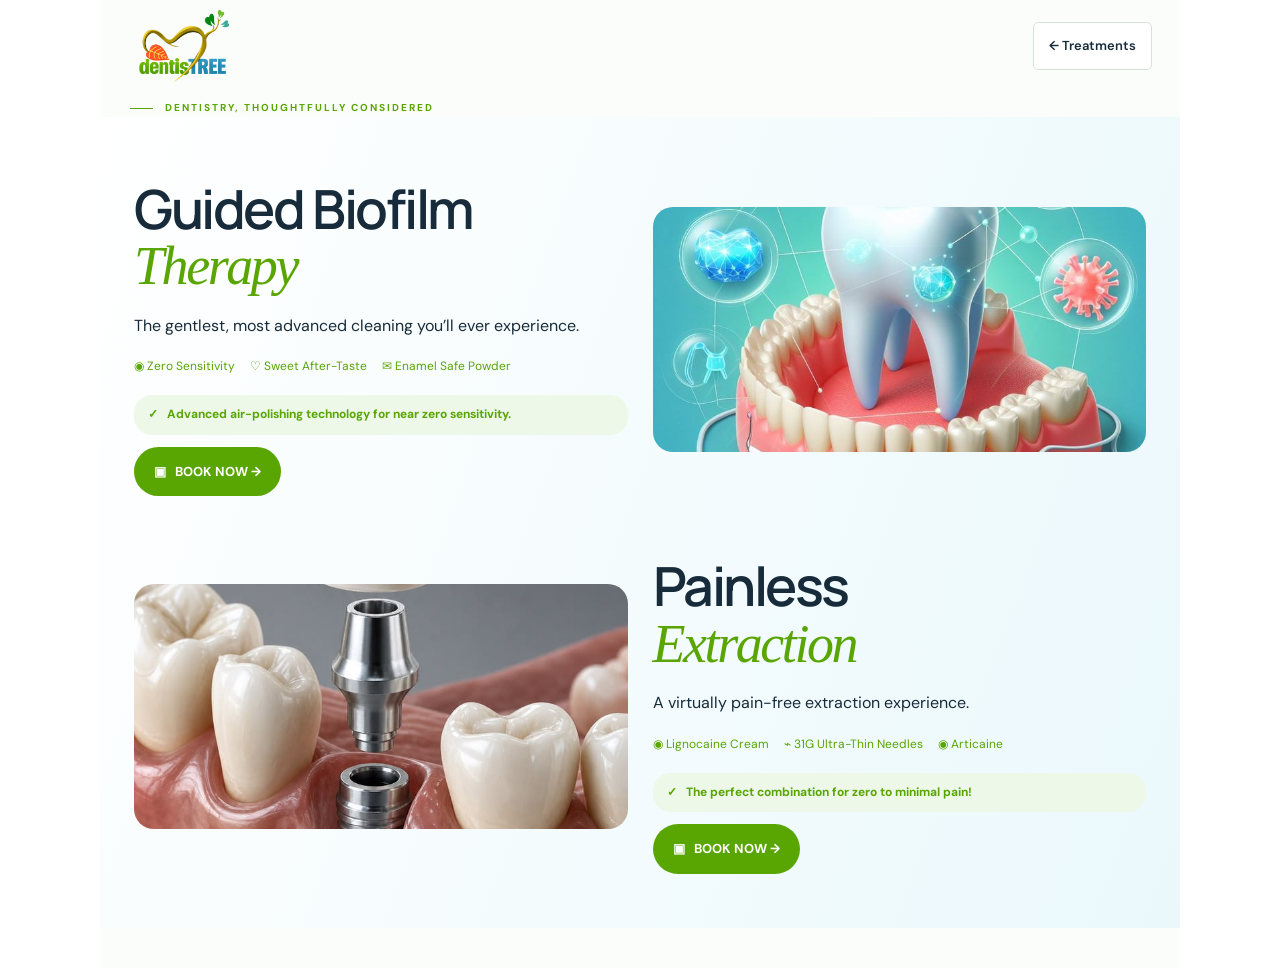
<file: painless-extraction.html>
<!doctype html><html lang="en"><head><meta charset="utf-8"><meta name="viewport" content="width=device-width, initial-scale=1"><title>Painless Dentistry | DentisTree</title><meta name="description" content="Learn about gentle dental care and painless extraction consultation at DentisTree."><link rel="icon" href="dentistree_logo.svg"><link rel="stylesheet" href="css/style.css"></head><body><main class="flow-page"><header class="flow-top"><a class="flow-logo" href="index.html"><img src="dentistree_logo.png" alt="DentisTree"></a><a class="flow-btn" href="treatments.html">← Treatments</a></header><div class="flow-kicker"><span></span>DENTISTRY, THOUGHTFULLY CONSIDERED</div><section class="painless-hero"><div class="biofilm"><div><h1>Guided Biofilm<br><em>Therapy</em></h1><p>The gentlest, most advanced cleaning you’ll ever experience.</p><div class="benefit-row"><span>◉ Zero Sensitivity</span><span>♡ Sweet After-Taste</span><span>✉ Enamel Safe Powder</span></div><p class="pill">✓ &nbsp; Advanced air-polishing technology for near zero sensitivity.</p><a class="flow-wide-btn" href="contact.html">▣ &nbsp; BOOK NOW →</a></div><img src="images/teeths .jpg" alt="Illustration of a tooth and oral biofilm"></div><div class="extraction"><img src="images/teeth screw.jpg" alt="Dental tooth illustration"><div><h1>Painless<br><em>Extraction</em></h1><p>A virtually pain-free extraction experience.</p><div class="benefit-row"><span>◉ Lignocaine Cream</span><span>⌁ 31G Ultra-Thin Needles</span><span>◉ Articaine</span></div><p class="pill">✓ &nbsp; The perfect combination for zero to minimal pain!</p><a class="flow-wide-btn" href="contact.html">▣ &nbsp; BOOK NOW →</a></div></div></section></main></body></html>
</file>
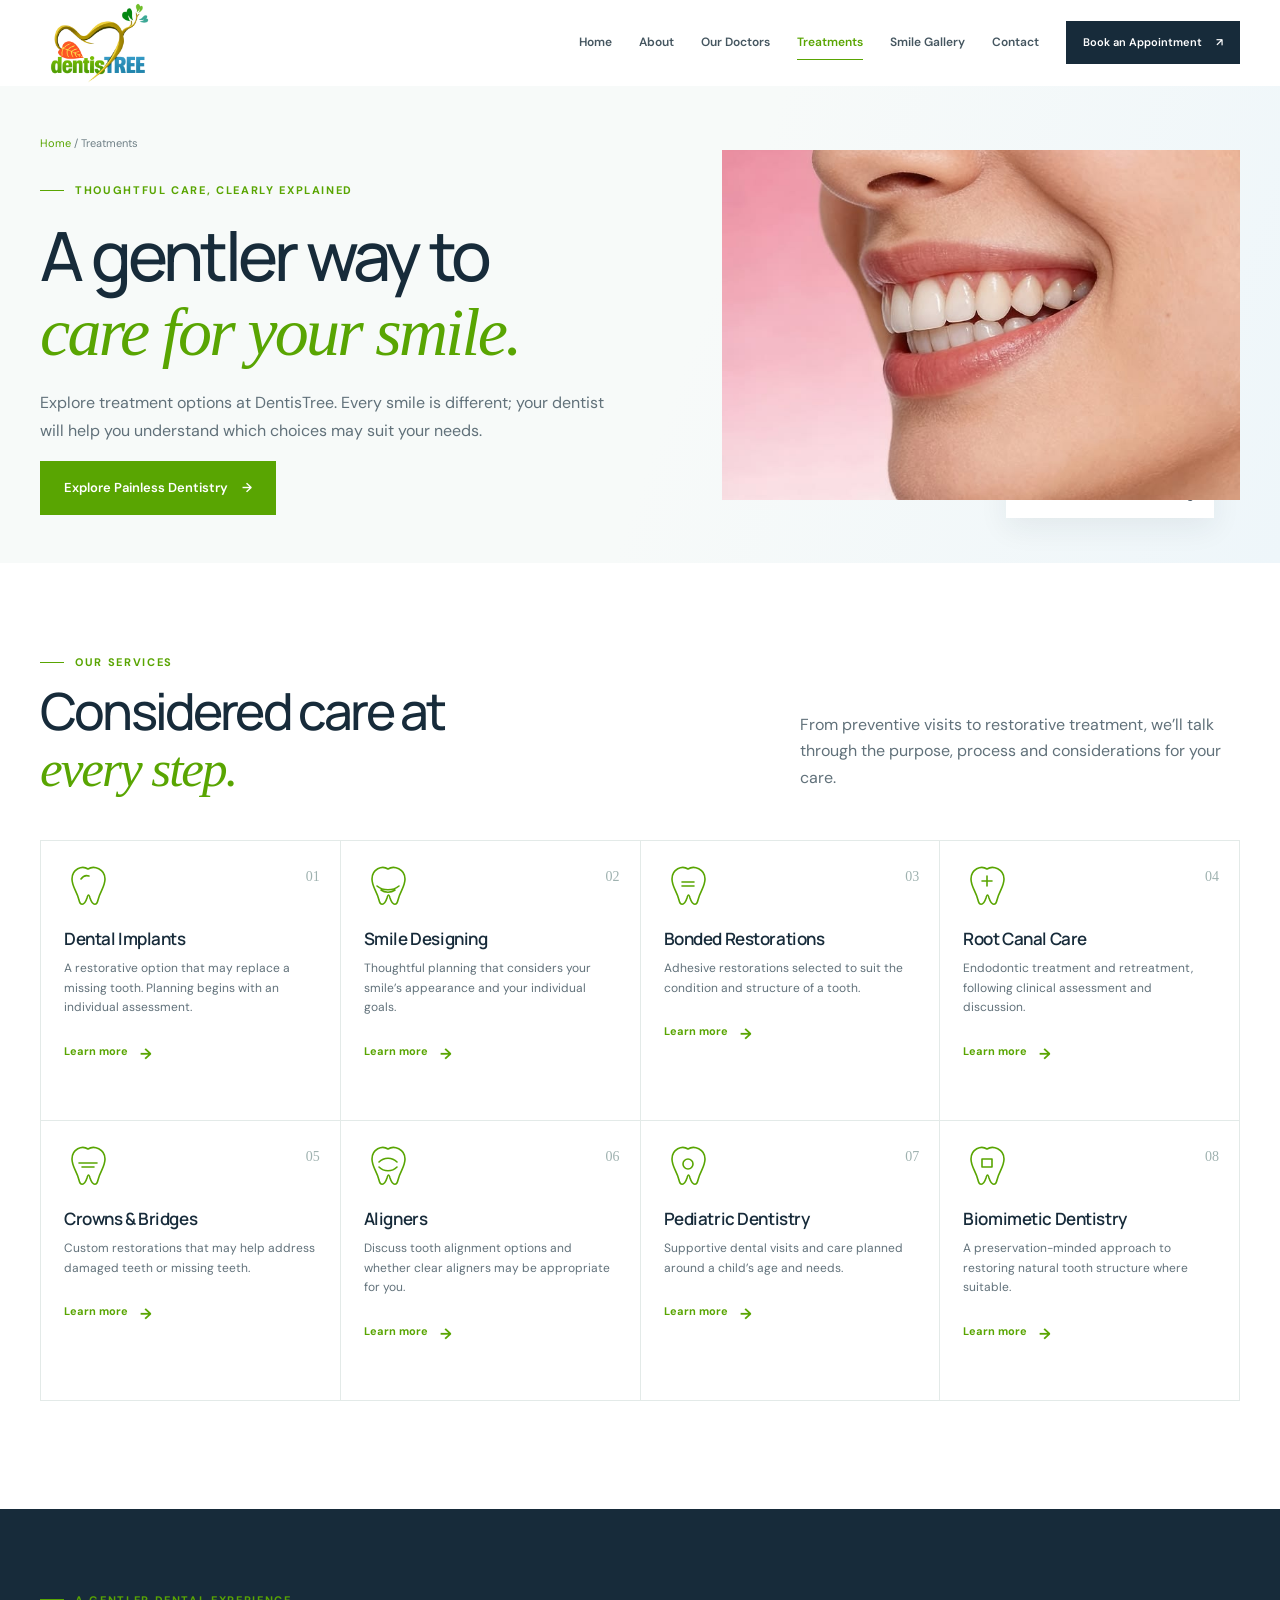
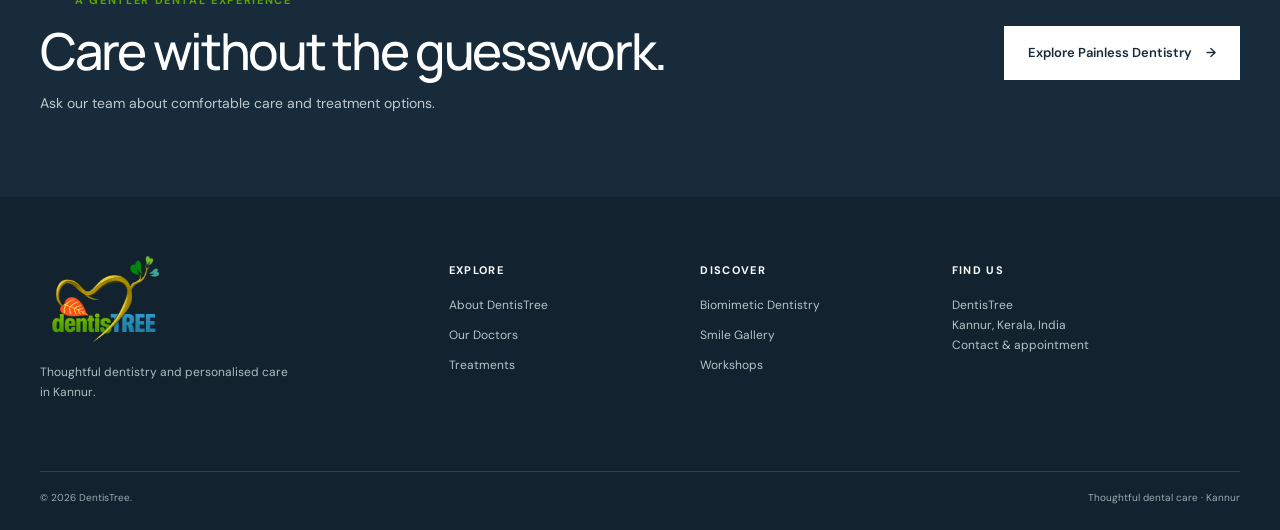
<file: treatments.html>
<!doctype html><html lang="en"><head><meta charset="utf-8"><meta name="viewport" content="width=device-width, initial-scale=1"><title>Dental Treatments | DentisTree Kannur</title><meta name="description" content="Explore thoughtful dental treatments at DentisTree in Kannur, including implants, smile design, bonded restorations and painless dentistry."><meta property="og:title" content="Treatments | DentisTree"><meta property="og:description" content="Explore thoughtful dental care in Kannur."><link rel="icon" href="dentistree_logo.svg" type="image/svg+xml"><link rel="stylesheet" href="css/style.css"><script defer src="js/config.js"></script><script defer src="js/main.js"></script></head><body>
<header class="site-header"><div class="wrap nav-wrap"><a class="brand" href="index.html"><img src="dentistree_logo.png" alt="DentisTree"></a><button class="menu-toggle" aria-label="Open navigation" aria-expanded="false"><span></span><span></span><span></span></button><nav class="nav" aria-label="Main navigation"><a href="index.html">Home</a><a href="about.html">About</a><a href="doctors.html">Our Doctors</a><a href="treatments.html" aria-current="page">Treatments</a><a href="gallery.html">Smile Gallery</a><a href="contact.html">Contact</a><a class="btn" href="contact.html">Book an Appointment <span>↗</span></a></nav></div></header>
<main class="treatments-page"><section class="treatment-intro"><div class="wrap treatment-intro-grid"><div class="treatment-intro-copy"><div class="breadcrumb"><a href="index.html">Home</a> / Treatments</div><div class="eyebrow">Thoughtful care, clearly explained</div><h1 class="display">A gentler way to<br><em>care for your smile.</em></h1><p class="lead">Explore treatment options at DentisTree. Every smile is different; your dentist will help you understand which choices may suit your needs.</p><a class="btn btn-green" href="painless-extraction.html">Explore Painless Dentistry <span>→</span></a></div><div class="treatment-photo"><img src="images/smile.jpg" alt="Close-up of a healthy smile"></div><div class="treatment-photo-caption">Care that starts with listening.</div></div></section>
<section class="section services-section"><div class="wrap"><div class="section-head"><div><div class="eyebrow">Our services</div><h2 class="display">Considered care at<br><em>every step.</em></h2></div><p>From preventive visits to restorative treatment, we’ll talk through the purpose, process and considerations for your care.</p></div><div class="service-grid">
<article class="service-card"><div class="service-icon"><svg viewBox="0 0 48 48" aria-hidden="true"><path d="M24 5c-6-4-16 0-16 10 0 8 5 12 7 21 1 5 5 7 8-2 1-4 2-4 3 0 3 9 7 7 8 2 2-9 7-13 7-21C41 5 30 1 24 5Z"/><path d="M17 15c2-3 5-4 8-3"/></svg></div><span class="service-number">01</span><h3>Dental Implants</h3><p>A restorative option that may replace a missing tooth. Planning begins with an individual assessment.</p><a href="contact.html">Learn more <b>→</b></a></article>
<article class="service-card"><div class="service-icon"><svg viewBox="0 0 48 48" aria-hidden="true"><path d="M24 5c-6-4-16 0-16 10 0 8 5 12 7 21 1 5 5 7 8-2 1-4 2-4 3 0 3 9 7 7 8 2 2-9 7-13 7-21C41 5 30 1 24 5Z"/><path d="M13 22c6 5 16 5 22 0M17 26c4 3 10 3 14 0"/></svg></div><span class="service-number">02</span><h3>Smile Designing</h3><p>Thoughtful planning that considers your smile’s appearance and your individual goals.</p><a href="contact.html">Learn more <b>→</b></a></article>
<article class="service-card"><div class="service-icon"><svg viewBox="0 0 48 48" aria-hidden="true"><path d="M24 5c-6-4-16 0-16 10 0 8 5 12 7 21 1 5 5 7 8-2 1-4 2-4 3 0 3 9 7 7 8 2 2-9 7-13 7-21C41 5 30 1 24 5Z"/><path d="M18 18h12M18 22h12"/></svg></div><span class="service-number">03</span><h3>Bonded Restorations</h3><p>Adhesive restorations selected to suit the condition and structure of a tooth.</p><a href="biomimetic.html">Learn more <b>→</b></a></article>
<article class="service-card"><div class="service-icon"><svg viewBox="0 0 48 48" aria-hidden="true"><path d="M24 5c-6-4-16 0-16 10 0 8 5 12 7 21 1 5 5 7 8-2 1-4 2-4 3 0 3 9 7 7 8 2 2-9 7-13 7-21C41 5 30 1 24 5Z"/><path d="M24 12v10m-5-5h10"/></svg></div><span class="service-number">04</span><h3>Root Canal Care</h3><p>Endodontic treatment and retreatment, following clinical assessment and discussion.</p><a href="contact.html">Learn more <b>→</b></a></article>
<article class="service-card"><div class="service-icon"><svg viewBox="0 0 48 48" aria-hidden="true"><path d="M24 5c-6-4-16 0-16 10 0 8 5 12 7 21 1 5 5 7 8-2 1-4 2-4 3 0 3 9 7 7 8 2 2-9 7-13 7-21C41 5 30 1 24 5Z"/><path d="M15 19h18M18 23h12"/></svg></div><span class="service-number">05</span><h3>Crowns & Bridges</h3><p>Custom restorations that may help address damaged teeth or missing teeth.</p><a href="contact.html">Learn more <b>→</b></a></article>
<article class="service-card"><div class="service-icon"><svg viewBox="0 0 48 48" aria-hidden="true"><path d="M24 5c-6-4-16 0-16 10 0 8 5 12 7 21 1 5 5 7 8-2 1-4 2-4 3 0 3 9 7 7 8 2 2-9 7-13 7-21C41 5 30 1 24 5Z"/><path d="M15 18c5-5 13-5 18 0M15 23c5 5 13 5 18 0"/></svg></div><span class="service-number">06</span><h3>Aligners</h3><p>Discuss tooth alignment options and whether clear aligners may be appropriate for you.</p><a href="contact.html">Learn more <b>→</b></a></article>
<article class="service-card"><div class="service-icon"><svg viewBox="0 0 48 48" aria-hidden="true"><path d="M24 5c-6-4-16 0-16 10 0 8 5 12 7 21 1 5 5 7 8-2 1-4 2-4 3 0 3 9 7 7 8 2 2-9 7-13 7-21C41 5 30 1 24 5Z"/><circle cx="24" cy="20" r="5"/></svg></div><span class="service-number">07</span><h3>Pediatric Dentistry</h3><p>Supportive dental visits and care planned around a child’s age and needs.</p><a href="contact.html">Learn more <b>→</b></a></article>
<article class="service-card"><div class="service-icon"><svg viewBox="0 0 48 48" aria-hidden="true"><path d="M24 5c-6-4-16 0-16 10 0 8 5 12 7 21 1 5 5 7 8-2 1-4 2-4 3 0 3 9 7 7 8 2 2-9 7-13 7-21C41 5 30 1 24 5Z"/><path d="M19 15h10v8H19z"/></svg></div><span class="service-number">08</span><h3>Biomimetic Dentistry</h3><p>A preservation-minded approach to restoring natural tooth structure where suitable.</p><a href="biomimetic.html">Learn more <b>→</b></a></article>
</div></div></section><section class="cta-section"><div class="wrap cta-row"><div><div class="eyebrow">A gentler dental experience</div><h2>Care without the guesswork.</h2><p>Ask our team about comfortable care and treatment options.</p></div><a class="btn" href="painless-extraction.html">Explore Painless Dentistry <span>→</span></a></div></section></main>
<footer class="footer"><div class="wrap"><div class="footer-grid"><div class="footer-brand"><img src="dentistree_logo.png" alt="DentisTree"><p>Thoughtful dentistry and personalised care in Kannur.</p></div><div><h4>Explore</h4><div class="footer-links"><a href="about.html">About DentisTree</a><a href="doctors.html">Our Doctors</a><a href="treatments.html">Treatments</a></div></div><div><h4>Discover</h4><div class="footer-links"><a href="biomimetic.html">Biomimetic Dentistry</a><a href="gallery.html">Smile Gallery</a><a href="workshops.html">Workshops</a></div></div><div class="footer-contact"><h4>Find us</h4><p>DentisTree<br>Kannur, Kerala, India</p><p><a href="contact.html">Contact & appointment</a></p></div></div><div class="footer-bottom"><span>© <span data-year>2026</span> DentisTree.</span><span>Thoughtful dental care · Kannur</span></div></div></footer></body></html>
</file>
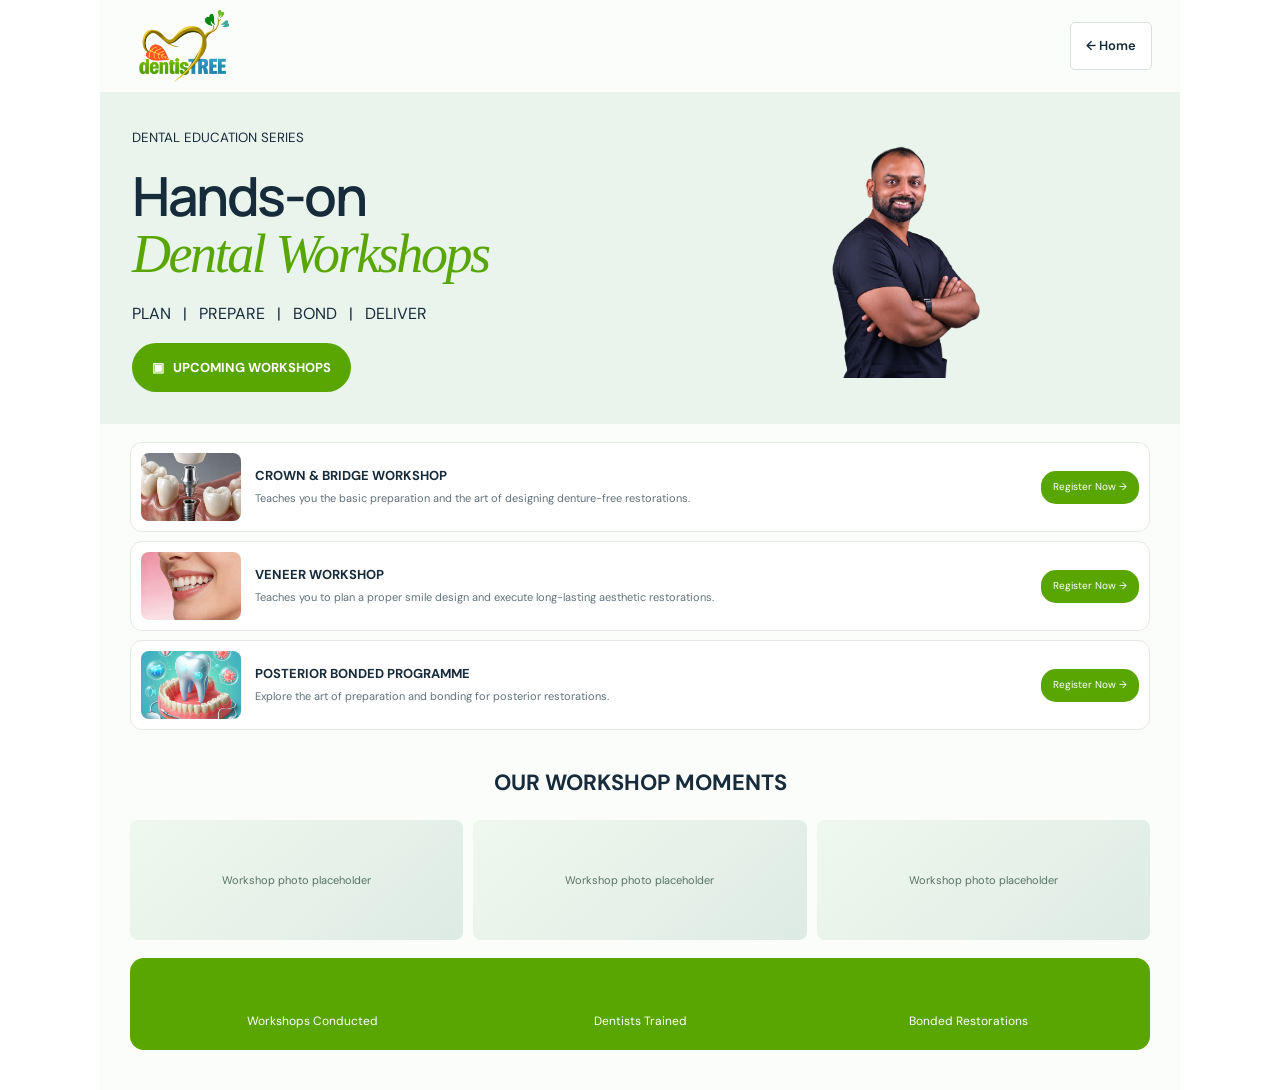
<file: workshops.html>
<!doctype html><html lang="en"><head><meta charset="utf-8"><meta name="viewport" content="width=device-width, initial-scale=1"><title>Dental Workshops | DentisTree</title><meta name="description" content="Hands-on dental education and workshops led by Dr. Arjun Chellath."><link rel="icon" href="dentistree_logo.svg"><link rel="stylesheet" href="css/style.css"></head><body><main class="flow-page"><header class="flow-top"><a class="flow-logo" href="index.html"><img src="dentistree_logo.png" alt="DentisTree"></a><a class="flow-btn" href="index.html">← Home</a></header><div class="workshop-hero"><div><small>DENTAL EDUCATION SERIES</small><h1>Hands-on<br><em>Dental Workshops</em></h1><p>PLAN &nbsp; | &nbsp; PREPARE &nbsp; | &nbsp; BOND &nbsp; | &nbsp; DELIVER</p><a class="flow-wide-btn" href="#workshops">▣ &nbsp; UPCOMING WORKSHOPS</a></div><img src="images/doctor.png" alt="Dr. Arjun Chellath"></div><div class="flow-inner"><div id="workshops" class="workshop-list"><article class="workshop-card"><img src="images/teeth screw.jpg" alt="Dental crown illustration"><div><h3>CROWN & BRIDGE WORKSHOP</h3><p>Teaches you the basic preparation and the art of designing denture-free restorations.</p></div><a class="register" href="contact.html">Register Now →</a></article><article class="workshop-card"><img src="images/smile.jpg" alt="Smile close-up"><div><h3>VENEER WORKSHOP</h3><p>Teaches you to plan a proper smile design and execute long-lasting aesthetic restorations.</p></div><a class="register" href="contact.html">Register Now →</a></article><article class="workshop-card"><img src="images/teeths .jpg" alt="Dental illustration"><div><h3>POSTERIOR BONDED PROGRAMME</h3><p>Explore the art of preparation and bonding for posterior restorations.</p></div><a class="register" href="contact.html">Register Now →</a></article></div><h2 class="treat-title">OUR WORKSHOP MOMENTS</h2><div class="moments"><div class="moment">Workshop photo placeholder</div><div class="moment">Workshop photo placeholder</div><div class="moment">Workshop photo placeholder</div></div><div class="work-stats"><div><b>60+</b>Workshops Conducted</div><div><b>500+</b>Dentists Trained</div><div><b>400+</b>Bonded Restorations</div></div></div></main></body></html>
</file>
<file: css/style.css>
@import url('https://fonts.googleapis.com/css2?family=DM+Sans:wght@400;500;600;700&family=Manrope:wght@400;500;600;700&display=swap');
:root{--ink:#172b3a;--muted:#61717a;--green:#59A502;--deep:#59A502;--blue:#79b0c9;--soft:#f7faf9;--pale:#eef6fa;--line:#e3eae8;--serif:Georgia,'Times New Roman',serif;--sans:'DM Sans',Arial,sans-serif;--display:Manrope,'DM Sans',sans-serif;--wrap:1200px;--ease:cubic-bezier(.2,.7,.2,1)}
*{box-sizing:border-box}html{scroll-behavior:smooth;scroll-padding-top:100px}body{margin:0;color:var(--ink);font:16px/1.65 var(--sans);background:#fff;-webkit-font-smoothing:antialiased}img{display:block;max-width:100%}a{color:inherit;text-decoration:none}button,input,select,textarea{font:inherit}button,a{-webkit-tap-highlight-color:transparent}.wrap{width:min(var(--wrap),calc(100% - 64px));margin-inline:auto}
.eyebrow{display:flex;align-items:center;gap:11px;color:var(--deep);font-size:11px;font-weight:700;letter-spacing:.15em;text-transform:uppercase}.eyebrow:before{content:'';width:24px;height:1px;background:currentColor}.display{font:500 clamp(40px,6vw,76px)/1.08 var(--display);letter-spacing:-.055em;margin:20px 0}.display em{font-family:var(--serif);font-weight:400;color:var(--deep);letter-spacing:-.04em}.lead{font-size:18px;line-height:1.75;color:var(--muted);max-width:590px}
.section{padding:108px 0}.section-head{display:flex;align-items:end;justify-content:space-between;gap:32px;margin-bottom:44px}.section-head .display{font-size:clamp(36px,4vw,54px);margin:12px 0 0}.section-head p{max-width:440px;color:var(--muted);margin:0 0 5px}
.btn{min-height:54px;display:inline-flex;align-items:center;justify-content:center;gap:14px;padding:0 23px;border:1px solid var(--ink);background:var(--ink);color:#fff;font-size:13px;font-weight:600;transition:background .3s,border-color .3s,transform .3s var(--ease);cursor:pointer}.btn:hover{background:var(--deep);border-color:var(--deep);transform:translateY(-2px)}.btn-light{background:transparent;color:var(--ink)}.btn-light:hover{background:var(--deep);border-color:var(--deep);color:#fff}.btn-green{background:var(--deep);border-color:var(--deep)}.text-link{display:inline-flex;align-items:center;gap:13px;font-size:13px;font-weight:700;color:var(--ink);border-bottom:1px solid #b9c8c3;padding-bottom:5px;transition:gap .25s,color .25s}.text-link:hover{gap:20px;color:var(--deep)}
.site-header{height:86px;position:sticky;top:0;z-index:50;background:rgba(255,255,255,.96);border-bottom:1px solid transparent;transition:height .25s,border .25s,box-shadow .25s;backdrop-filter:blur(14px)}.site-header.scrolled{height:74px;border-color:var(--line);box-shadow:0 8px 30px #172b3a0a}.nav-wrap{height:100%;display:flex;align-items:center;justify-content:space-between}.brand{position:relative;display:flex;flex:0 0 120px;width:120px;height:80px;align-items:center;overflow:hidden}.brand img{display:block;width:120px;height:80px;max-width:100%;object-fit:contain}.nav{display:flex;align-items:center;gap:27px}.nav a:not(.btn){font-size:12px;font-weight:600;color:#455660;position:relative;padding:8px 0}.nav a:not(.btn):after{content:'';position:absolute;height:1px;width:0;bottom:0;left:0;background:var(--deep);transition:width .25s}.nav a:not(.btn):hover:after,.nav a[aria-current=page]:after{width:100%}.nav a[aria-current=page]{color:var(--deep)}.nav .btn{min-height:43px;padding:0 16px;font-size:11px}.menu-toggle{display:none;border:0;background:none;padding:10px;color:var(--ink)}.menu-toggle span{display:block;width:23px;height:1px;background:currentColor;margin:5px;transition:transform .25s,opacity .2s}
.hero{padding:54px 0 74px;overflow:hidden}.hero-grid{display:grid;grid-template-columns:.88fr 1.12fr;align-items:center;gap:5.3%;min-height:570px}.hero-copy{padding:18px 0 30px;position:relative;z-index:2}.hero-copy .display{max-width:620px}.hero-copy .lead{margin:24px 0 31px}.hero-actions{display:flex;flex-wrap:wrap;gap:12px}.hero-art{height:570px;position:relative}.hero-photo{position:absolute;inset:0 0 22px 25px;overflow:hidden;background:#f2f4f1}.hero-photo img{width:100%;height:100%;object-fit:cover;object-position:center 28%;animation:heroIn 1.1s var(--ease) both}.hero-art:before{content:'';position:absolute;width:210px;height:210px;border:1px solid #59A50280;border-radius:50%;left:-65px;bottom:4px;z-index:1;animation:leafFloat 7s ease-in-out infinite}.hero-art:after{content:'';position:absolute;width:110px;height:110px;border-radius:50%;background:#f1f8ec;right:-35px;top:-24px;z-index:-1}.hero-note{position:absolute;z-index:2;left:-34px;bottom:0;background:#fff;padding:17px 21px;box-shadow:0 14px 40px #172b3a13;display:flex;align-items:center;gap:13px}.note-mark{width:37px;height:37px;border-radius:50%;background:var(--pale);display:grid;place-items:center;color:var(--deep);font:20px var(--serif)}.hero-note b{display:block;font-size:12px}.hero-note span{font-size:11px;color:var(--muted)}
.stats{border-top:1px solid var(--line);border-bottom:1px solid var(--line);display:grid;grid-template-columns:repeat(4,1fr);padding:29px 0}.stat{padding:4px 26px;border-right:1px solid var(--line)}.stat:first-child{padding-left:0}.stat:last-child{border:0}.stat strong{font:500 28px/1.2 var(--display);letter-spacing:-.04em}.stat span{display:block;color:var(--muted);font-size:11px;margin-top:7px}
.intro-grid{display:grid;grid-template-columns:1fr 1fr;gap:10%;align-items:center}.intro-copy .display{font-size:clamp(38px,4.6vw,60px)}.intro-image{position:relative;margin-right:35px}.intro-image img{height:450px;width:100%;object-fit:cover}.image-caption{position:absolute;right:-35px;bottom:25px;background:#fff;padding:14px 18px;font-size:11px;box-shadow:0 12px 35px #172b3a15}
.treatment-grid{display:grid;grid-template-columns:repeat(4,1fr);border-top:1px solid var(--line);border-left:1px solid var(--line)}.treatment-item{min-height:215px;padding:26px 24px;border-right:1px solid var(--line);border-bottom:1px solid var(--line);transition:background .3s}.treatment-item:hover{background:var(--soft)}.treatment-item .num{font:13px var(--serif);color:var(--blue)}.treatment-item h3{font:600 17px var(--display);margin:26px 0 9px;letter-spacing:-.02em}.treatment-item p{font-size:12px;color:var(--muted);line-height:1.65;margin:0 0 18px}.treatment-item a{font-size:11px;font-weight:700;color:var(--deep)}
.team-section{background:var(--soft)}.team-grid{display:grid;grid-template-columns:1fr .8fr;gap:8%;align-items:center}.team-photo{height:590px;overflow:hidden;background:#131823}.team-photo img{width:100%;height:100%;object-fit:cover;object-position:center 30%}.team-copy .display{font-size:clamp(40px,4.8vw,62px)}.doctor-mini{border-top:1px solid var(--line);padding:15px 0;display:flex;align-items:center;justify-content:space-between}.doctor-mini strong{font:600 15px var(--display)}.doctor-mini span{font-size:11px;color:var(--muted)}
.feature-band{display:grid;grid-template-columns:1fr 1fr;min-height:510px}.feature-image{min-height:510px;overflow:hidden}.feature-image img{height:100%;width:100%;object-fit:cover}.feature-copy{background:#f1f8ec;padding:80px clamp(36px,8vw,120px);display:flex;flex-direction:column;justify-content:center}.feature-copy .display{font-size:clamp(38px,4.3vw,58px)}.quote{font:italic 20px/1.55 var(--serif);color:#3c5159;border-left:2px solid var(--green);padding-left:22px;margin:28px 0}
.cta-section{background:var(--ink);color:#fff;padding:82px 0}.cta-row{display:flex;align-items:center;justify-content:space-between;gap:32px}.cta-row h2{font:500 clamp(32px,4vw,51px)/1.12 var(--display);letter-spacing:-.045em;margin:13px 0}.cta-row p{color:#bdc9ce;font-size:14px;margin:0}.cta-row .eyebrow{color:#59A502}.cta-row .btn{background:#fff;color:var(--ink);border-color:#fff}.cta-row .btn:hover{background:var(--green);border-color:var(--green)}
.footer{background:#12232f;color:#dbe3e6;padding:58px 0 24px}.footer-grid{display:grid;grid-template-columns:1.4fr .8fr .8fr 1.1fr;gap:42px;padding-bottom:48px}.footer-brand img{width:132px;height:auto;filter:none;opacity:1}.footer-brand p{font-size:12px;color:#aebcc1;max-width:260px;margin:20px 0}.footer h4{font-size:11px;text-transform:uppercase;letter-spacing:.12em;color:#fff;margin:6px 0 17px}.footer-links{display:grid;gap:10px}.footer-links a,.footer-contact p{font-size:12px;color:#b7c3c8;margin:0}.footer-links a:hover{color:#fff}.footer-bottom{display:flex;justify-content:space-between;border-top:1px solid #ffffff20;padding-top:18px;font-size:10px;color:#9aabb1}
.page-hero{padding:84px 0 75px;background:var(--soft);position:relative;overflow:hidden}.page-hero:after{content:'';position:absolute;width:380px;height:380px;border:1px solid #59A50250;border-radius:50%;right:-120px;top:-190px}.page-hero .display{max-width:850px}.page-hero p{max-width:630px;color:var(--muted);font-size:17px}.breadcrumb{font-size:11px;color:#708087;margin-bottom:29px}.breadcrumb a{color:var(--deep)}.page-hero-grid{display:grid;grid-template-columns:1.1fr .9fr;gap:8%;align-items:center}.page-hero-image{height:390px;overflow:hidden}.page-hero-image img{height:100%;width:100%;object-fit:cover}
.prose{max-width:720px}.prose p{color:var(--muted);margin:0 0 19px}.prose h2{font:500 34px/1.2 var(--display);letter-spacing:-.04em;margin:44px 0 16px}.values-grid{display:grid;grid-template-columns:repeat(3,1fr);gap:1px;background:var(--line);border:1px solid var(--line);margin-top:45px}.value{background:#fff;padding:29px}.value small{color:var(--deep);letter-spacing:.12em;font-size:10px}.value h3{font:600 18px var(--display);margin:13px 0 8px}.value p{font-size:12px;color:var(--muted);margin:0}
.doctor-profile{display:grid;grid-template-columns:.8fr 1.2fr;gap:8%;padding:82px 0;border-bottom:1px solid var(--line);align-items:center}.doctor-profile:nth-child(even){grid-template-columns:1.2fr .8fr}.doctor-profile:nth-child(even) .doctor-portrait{order:2}.doctor-portrait{height:580px;background:#131823;overflow:hidden}.doctor-portrait img{width:100%;height:100%;object-fit:cover;object-position:center 28%}.doctor-profile:first-child .doctor-portrait img{object-position:75% center}.doctor-profile:nth-child(2) .doctor-portrait img{object-position:20% center}.doctor-info h2{font:500 clamp(35px,4vw,52px)/1.1 var(--display);letter-spacing:-.045em;margin:10px 0}.doctor-role{font-size:12px;color:var(--deep);font-weight:700}.doctor-credentials{font:italic 16px var(--serif);color:#506169;margin:8px 0 24px}.doctor-info p{color:var(--muted);font-size:14px}.doctor-info .quote{font-size:17px}
.treatment-list{border-top:1px solid var(--line)}.treatment-row{display:grid;grid-template-columns:70px 1fr 1fr 115px;gap:25px;align-items:start;padding:28px 0;border-bottom:1px solid var(--line)}.treatment-row .number{font:16px var(--serif);color:var(--blue);padding-top:4px}.treatment-row h2{font:600 20px var(--display);margin:0;letter-spacing:-.025em}.treatment-row p{margin:0;color:var(--muted);font-size:13px}.treatment-row .text-link{font-size:11px;justify-self:end}
.steps{display:grid;grid-template-columns:repeat(3,1fr);gap:32px}.step{border-top:1px solid var(--green);padding-top:17px}.step strong{font:14px var(--serif);color:var(--deep)}.step h3{font:600 19px var(--display);margin:14px 0 8px}.step p{font-size:13px;color:var(--muted);margin:0}

.feature-band{display:grid;grid-template-columns:1fr 1fr;min-height:510px}.feature-image{min-height:510px;overflow:hidden}.feature-image img{height:100%;width:100%;object-fit:cover}.feature-copy{background:#f1f8ec;padding:80px clamp(36px,8vw,120px);display:flex;flex-direction:column;justify-content:center}.feature-copy .display{font-size:clamp(38px,4.3vw,58px)}.quote{font:italic 20px/1.55 var(--serif);color:#3c5159;border-left:2px solid var(--green);padding-left:22px;margin:28px 0}
.cta-section{background:var(--ink);color:#fff;padding:82px 0}.cta-row{display:flex;align-items:center;justify-content:space-between;gap:32px}.cta-row h2{font:500 clamp(32px,4vw,51px)/1.12 var(--display);letter-spacing:-.045em;margin:13px 0}.cta-row p{color:#bdc9ce;font-size:14px;margin:0}.cta-row .eyebrow{color:#59A502}.cta-row .btn{background:#fff;color:var(--ink);border-color:#fff}.cta-row .btn:hover{background:var(--green);border-color:var(--green)}
.footer{background:#12232f;color:#dbe3e6;padding:58px 0 24px}.footer-grid{display:grid;grid-template-columns:1.4fr .8fr .8fr 1.1fr;gap:42px;padding-bottom:48px}.footer-brand img{width:132px;height:auto;filter:none;opacity:1}.footer-brand p{font-size:12px;color:#aebcc1;max-width:260px;margin:20px 0}.footer h4{font-size:11px;text-transform:uppercase;letter-spacing:.12em;color:#fff;margin:6px 0 17px}.footer-links{display:grid;gap:10px}.footer-links a,.footer-contact p{font-size:12px;color:#b7c3c8;margin:0}.footer-links a:hover{color:#fff}.footer-bottom{display:flex;justify-content:space-between;border-top:1px solid #ffffff20;padding-top:18px;font-size:10px;color:#9aabb1}
.page-hero{padding:84px 0 75px;background:var(--soft);position:relative;overflow:hidden}.page-hero:after{content:'';position:absolute;width:380px;height:380px;border:1px solid #59A50250;border-radius:50%;right:-120px;top:-190px}.page-hero .display{max-width:850px}.page-hero p{max-width:630px;color:var(--muted);font-size:17px}.breadcrumb{font-size:11px;color:#708087;margin-bottom:29px}.breadcrumb a{color:var(--deep)}.page-hero-grid{display:grid;grid-template-columns:1.1fr .9fr;gap:8%;align-items:center}.page-hero-image{height:390px;overflow:hidden}.page-hero-image img{height:100%;width:100%;object-fit:cover}
.prose{max-width:720px}.prose p{color:var(--muted);margin:0 0 19px}.prose h2{font:500 34px/1.2 var(--display);letter-spacing:-.04em;margin:44px 0 16px}.values-grid{display:grid;grid-template-columns:repeat(3,1fr);gap:1px;background:var(--line);border:1px solid var(--line);margin-top:45px}.value{background:#fff;padding:29px}.value small{color:var(--deep);letter-spacing:.12em;font-size:10px}.value h3{font:600 18px var(--display);margin:13px 0 8px}.value p{font-size:12px;color:var(--muted);margin:0}
.doctor-profile{display:grid;grid-template-columns:.8fr 1.2fr;gap:8%;padding:82px 0;border-bottom:1px solid var(--line);align-items:center}.doctor-profile:nth-child(even){grid-template-columns:1.2fr .8fr}.doctor-profile:nth-child(even) .doctor-portrait{order:2}.doctor-portrait{height:580px;background:#131823;overflow:hidden}.doctor-portrait img{width:100%;height:100%;object-fit:cover;object-position:center 28%}.doctor-profile:first-child .doctor-portrait img{object-position:75% center}.doctor-profile:nth-child(2) .doctor-portrait img{object-position:20% center}.doctor-info h2{font:500 clamp(35px,4vw,52px)/1.1 var(--display);letter-spacing:-.045em;margin:10px 0}.doctor-role{font-size:12px;color:var(--deep);font-weight:700}.doctor-credentials{font:italic 16px var(--serif);color:#506169;margin:8px 0 24px}.doctor-info p{color:var(--muted);font-size:14px}.doctor-info .quote{font-size:17px}
.treatment-list{border-top:1px solid var(--line)}.treatment-row{display:grid;grid-template-columns:70px 1fr 1fr 115px;gap:25px;align-items:start;padding:28px 0;border-bottom:1px solid var(--line)}.treatment-row .number{font:16px var(--serif);color:var(--blue);padding-top:4px}.treatment-row h2{font:600 20px var(--display);margin:0;letter-spacing:-.025em}.treatment-row p{margin:0;color:var(--muted);font-size:13px}.treatment-row .text-link{font-size:11px;justify-self:end}
.steps{display:grid;grid-template-columns:repeat(3,1fr);gap:32px}.step{border-top:1px solid var(--green);padding-top:17px}.step strong{font:14px var(--serif);color:var(--deep)}.step h3{font:600 19px var(--display);margin:14px 0 8px}.step p{font-size:13px;color:var(--muted);margin:0}
.gallery-grid{display:grid;grid-template-columns:1.1fr .9fr .9fr;grid-auto-rows:250px;gap:14px}.gallery-item{position:relative;overflow:hidden;background:#f4f7f5;border:1px solid var(--line);display:flex;align-items:end;padding:22px}.gallery-item:first-child{grid-row:span 2}.gallery-item:nth-child(4){grid-column:span 2}.gallery-item:before{content:'';position:absolute;inset:0;background:linear-gradient(145deg,#eef6fa,#f7faf9 55%,#eff5eb)}.gallery-item:nth-child(2):before{background:linear-gradient(135deg,#f1f8ec,#e8f1f3)}.gallery-item:nth-child(3):before{background:linear-gradient(135deg,#f4f1eb,#eef6fa)}.gallery-item:nth-child(4):before{background:linear-gradient(135deg,#eef6fa,#f3f7ef)}.gallery-item:nth-child(5):before{background:linear-gradient(145deg,#f6f6f2,#eef4f6)}
.gallery-orbit{position:absolute;border:1px solid #59A50266;border-radius:50%;width:170px;height:170px;top:25%;left:50%;transform:translate(-50%,-15%);transition:transform .5s var(--ease)}.gallery-orbit:after{content:'';position:absolute;inset:21px;border:1px solid #79b0c966;border-radius:50%}.gallery-item:hover .gallery-orbit,.gallery-item:focus-within .gallery-orbit{transform:translate(-50%,-15%) scale(1.08)}.placeholder-tag{position:absolute;top:18px;right:18px;font-size:9px;letter-spacing:.11em;text-transform:uppercase;color:#687b81;background:#ffffffba;padding:6px 9px}.gallery-item h3,.gallery-item p{position:relative;margin:0}.gallery-item h3{font:600 16px var(--display)}.gallery-item p{font-size:11px;color:var(--muted);margin-top:4px}.gallery-item button{position:absolute;inset:0;border:0;background:transparent;cursor:pointer}.gallery-note{margin-top:20px;color:var(--muted);font-size:12px}
.lightbox{position:fixed;inset:0;z-index:100;background:#10232eef;color:white;display:none;align-items:center;justify-content:center;padding:30px}.lightbox.open{display:flex}.lightbox-inner{text-align:center;max-width:560px}.lightbox-inner .placeholder-large{width:min(70vw,480px);height:min(55vh,390px);margin:auto auto 20px;border:1px solid #ffffff45;display:grid;place-items:center;background:linear-gradient(135deg,#ffffff08,#ffffff14)}.lightbox-inner p{color:#c6d0d4}.lightbox-close{position:absolute;right:28px;top:20px;background:none;border:0;color:white;font-size:32px;cursor:pointer}
.contact-grid{display:grid;grid-template-columns:.85fr 1.15fr;gap:8%;align-items:start}.contact-card{background:var(--soft);padding:34px}.contact-card h2{font:500 28px var(--display);margin:0 0 20px}.contact-line{padding:17px 0;border-bottom:1px solid var(--line)}.contact-line b{display:block;font-size:11px;color:var(--deep);text-transform:uppercase;letter-spacing:.1em}.contact-line span{display:block;font-size:14px;color:var(--ink);margin-top:4px}
.map-placeholder{height:210px;margin-top:24px;background:var(--pale);border:1px solid #dbe9ed;display:grid;place-items:center;text-align:center;padding:22px;color:var(--muted);font-size:12px}.map-placeholder strong{display:block;color:var(--ink);font-size:14px;margin-bottom:5px}.map-placeholder.map-ready{display:block;padding:0}.map-placeholder iframe{width:100%;height:100%;border:0}.form-panel h2{font:500 36px var(--display);letter-spacing:-.035em;margin:0 0 8px}.form-panel>p{color:var(--muted);font-size:13px;margin:0 0 27px}.form-grid{display:grid;grid-template-columns:1fr 1fr;gap:17px}.field{display:grid;gap:7px}.field.full{grid-column:1/-1}.field label{font-size:11px;font-weight:700}.field input,.field select,.field textarea{width:100%;background:#fff;border:1px solid #d8e1df;padding:12px 13px;outline:none;color:var(--ink);font-size:13px;transition:border .2s}.field input:focus,.field select:focus,.field textarea:focus{border-color:var(--deep);box-shadow:0 0 0 3px #59A50220}.field textarea{min-height:115px;resize:vertical}.form-actions{margin-top:20px;display:flex;align-items:center;gap:17px}.form-hint{font-size:11px;color:var(--muted)}.form-status{margin-top:18px;padding:14px;background:var(--pale);font-size:13px;display:none}.form-status.show{display:block}.form-status strong,.form-status>span{display:block}.notice{font-size:11px;color:var(--muted);margin-top:15px}
.reveal{opacity:0;transform:translateY(20px);transition:opacity .75s var(--ease),transform .75s var(--ease)}.reveal.visible{opacity:1;transform:none}.stagger>*{transition-delay:calc(var(--i,0)*90ms)}.sr-only{position:absolute;width:1px;height:1px;padding:0;margin:-1px;overflow:hidden;clip:rect(0,0,0,0);white-space:nowrap;border:0}:focus-visible{outline:3px solid #79b0c9;outline-offset:3px}
@keyframes heroIn{from{transform:scale(1.035);opacity:.7}to{transform:scale(1);opacity:1}}@keyframes leafFloat{0%,100%{transform:translateY(0)}50%{transform:translateY(-8px)}}
@media(max-width:1000px){.wrap{width:min(var(--wrap),calc(100% - 44px))}.nav{gap:17px}.nav .btn{display:none}.hero-grid{gap:4%}.hero-art{height:500px}.hero-photo{inset:0 0 18px 18px}.stat{padding-inline:15px}.stat strong{font-size:24px}.treatment-grid{grid-template-columns:repeat(2,1fr)}.doctor-profile,.doctor-profile:nth-child(even){gap:5%}.doctor-portrait{height:500px}.footer-grid{gap:24px}}
@media(max-width:760px){html{scroll-padding-top:75px}.wrap{width:calc(100% - 40px)}.site-header{height:80px}.site-header.scrolled{height:74px}.brand{height:74px;width:112px;flex-basis:112px}.brand img{width:111px;height:74px;top:auto}.site-header.scrolled .brand{height:66px;width:99px;flex-basis:99px}.site-header.scrolled .brand img{width:99px;height:66px}.menu-toggle{display:block;z-index:3}.nav{position:fixed;inset:80px 0 auto;background:#fff;padding:13px 24px 25px;display:flex;flex-direction:column;align-items:stretch;gap:0;box-shadow:0 18px 25px #172b3a12;transform:translateY(-130%);opacity:0;visibility:hidden;transition:transform .35s var(--ease),opacity .3s,visibility .3s}.nav.open{transform:translateY(0);opacity:1;visibility:visible}.nav a:not(.btn){padding:14px 2px;border-bottom:1px solid var(--line);font-size:14px}.nav a:not(.btn):after{display:none}.nav .btn{display:flex;margin-top:18px}.menu-toggle[aria-expanded=true] span:first-child{transform:translateY(6px) rotate(45deg)}.menu-toggle[aria-expanded=true] span:nth-child(2){opacity:0}.menu-toggle[aria-expanded=true] span:last-child{transform:translateY(-6px) rotate(-45deg)}
.hero{padding:35px 0 49px}.hero-grid{display:flex;flex-direction:column;align-items:stretch;gap:35px;min-height:0}.hero-copy{padding:0}.display{font-size:clamp(39px,11vw,59px);margin:16px 0}.hero-copy .lead{font-size:15px;margin:18px 0 24px}.hero-art{height:390px;margin-left:16px}.hero-photo{inset:0 0 14px 10px}.hero-note{left:-17px;bottom:0;padding:12px 14px}.hero-art:before{width:130px;height:130px;left:-30px}.hero-art:after{width:80px;height:80px;right:-17px}.btn{min-height:49px;padding-inline:16px;font-size:12px}
.stats{grid-template-columns:1fr 1fr;padding:7px 0}.stat{padding:16px 12px;border-bottom:1px solid var(--line)}.stat:nth-child(2){border-right:0}.stat:nth-child(3){padding-left:0;border-bottom:0}.stat:nth-child(4){border-bottom:0}.stat:first-child{padding-left:0}.stat strong{font-size:22px}.stat span{font-size:10px}.section{padding:70px 0}.section-head{display:block;margin-bottom:28px}.section-head .display{font-size:38px}.section-head p{font-size:13px;margin-top:15px}
.intro-grid,.team-grid{grid-template-columns:1fr;gap:33px}.intro-image{margin-right:16px;order:2}.intro-image img{height:330px}.image-caption{right:-16px}.intro-copy .display{font-size:40px}.lead{font-size:15px}.treatment-grid{grid-template-columns:1fr 1fr}.treatment-item{min-height:188px;padding:19px 15px}.treatment-item h3{font-size:15px;margin-top:19px}.treatment-item p{font-size:11px}.team-photo{height:430px;order:2}.team-copy .display{font-size:42px}.feature-band{grid-template-columns:1fr}.feature-image{min-height:340px;height:340px}.feature-copy{padding:54px 28px}.feature-copy .display{font-size:42px}.cta-section{padding:58px 0}.cta-row{align-items:flex-start;flex-direction:column}.cta-row h2{font-size:38px}
.footer-grid{grid-template-columns:1fr 1fr;gap:32px 22px}.footer-brand{grid-column:1/-1}.footer-bottom{gap:10px;flex-direction:column}.page-hero{padding:58px 0 50px}.page-hero-grid{grid-template-columns:1fr;gap:26px}.page-hero .display{font-size:43px}.page-hero p{font-size:14px}.page-hero-image{height:290px}.values-grid{grid-template-columns:1fr}.value{padding:23px}
.doctor-profile,.doctor-profile:nth-child(even){grid-template-columns:1fr;gap:26px;padding:55px 0}.doctor-profile:nth-child(even) .doctor-portrait{order:0}.doctor-portrait{height:min(115vw,500px)}.doctor-info h2{font-size:39px}.treatment-row{grid-template-columns:35px 1fr;gap:10px;padding:22px 0}.treatment-row p{grid-column:2;font-size:12px}.treatment-row .text-link{grid-column:2;justify-self:start}.treatment-row h2{font-size:18px}.steps{grid-template-columns:1fr;gap:25px}
.gallery-grid{grid-template-columns:1fr 1fr;grid-auto-rows:200px;gap:9px}.gallery-item:first-child{grid-row:span 2}.gallery-item:nth-child(4){grid-column:span 2}.gallery-item{padding:14px}.gallery-item h3{font-size:13px}.gallery-item p{font-size:10px}.gallery-orbit{width:115px;height:115px}.placeholder-tag{font-size:8px;top:10px;right:9px}.contact-grid{grid-template-columns:1fr;gap:35px}.contact-card{padding:25px}.form-panel h2{font-size:31px}.form-grid{grid-template-columns:1fr;gap:14px}.field.full{grid-column:auto}.form-actions{align-items:flex-start;flex-direction:column}.footer{padding-bottom:24px}}
@media(prefers-reduced-motion:reduce){*,*::before,*::after{scroll-behavior:auto!important;animation-duration:.01ms!important;animation-iteration-count:1!important;transition-duration:.01ms!important}.reveal{opacity:1;transform:none}}

.team-art{min-height:500px;padding:clamp(30px,5vw,62px);background:#eef6fa;position:relative;overflow:hidden;display:flex;flex-direction:column;align-items:flex-start;justify-content:space-between}.team-art:after{content:'';position:absolute;width:310px;height:310px;border:1px solid #79b0c966;border-radius:50%;right:-95px;top:50px;pointer-events:none}.team-art>strong{position:relative;z-index:1;font:500 clamp(34px,4.3vw,54px)/1.15 var(--display);letter-spacing:-.05em}.team-art>strong em{font-family:var(--serif);font-weight:400;color:var(--deep)}.team-art-note{font-size:11px;color:var(--muted);letter-spacing:.07em;text-transform:uppercase}.doctors-photo-row{display:grid;grid-template-columns:220px 1fr;align-items:center;gap:clamp(30px,7vw,88px)}.doctors-photo{width:220px;height:280px;overflow:hidden;background:#131823}.doctors-photo img{width:100%;height:100%;object-fit:cover;object-position:center 27%}.doctors-photo-row .display{font-size:clamp(34px,4.5vw,54px);max-width:650px}.doctor-profile-text{display:block;max-width:900px;margin-inline:auto;padding:66px 0}.doctor-profile-text .doctor-info{max-width:850px}.doctor-intro{padding:70px 0 45px}
@media(max-width:760px){.team-art{min-height:320px;order:2;padding:28px}.team-art:after{width:200px;height:200px;right:-70px;top:38px}.doctors-photo-row{grid-template-columns:120px 1fr;gap:22px}.doctors-photo{width:120px;height:165px}.doctors-photo-row .display{font-size:31px}.doctor-intro{padding:43px 0 20px}.doctor-profile-text{padding:44px 0}}





/* Client reference flow */
.flow-home,.flow-page{font-family:var(--sans);color:var(--ink);background:#fbfdfb;min-height:100vh;overflow:hidden}.flow-top{height:92px;max-width:1100px;margin:auto;padding:12px 28px;display:flex;align-items:center;justify-content:space-between}.flow-logo img{width:112px;height:74px;object-fit:contain}.flow-menu{border:0;background:none;width:38px;padding:8px}.flow-menu i{display:block;height:2px;background:var(--ink);margin:6px 0}.flow-kicker{max-width:1100px;margin:8px auto 0;padding:0 30px;display:flex;align-items:center;gap:12px;color:var(--deep);font-size:10px;letter-spacing:.2em;font-weight:700}.flow-kicker span{width:23px;height:1px;background:var(--deep)}.home-hero{position:relative;max-width:1100px;min-height:650px;margin:auto;padding:40px 30px 30px;display:grid;grid-template-columns:1fr 1fr;align-items:center;background:radial-gradient(ellipse at 100% 65%,#f0f8eb 0,transparent 44%)}.home-copy{z-index:2;max-width:540px}.home-copy h1{font:400 clamp(40px,4.8vw,58px)/1.02 var(--display);letter-spacing:-.055em;margin:18px 0}.home-copy h1 em{font-family:var(--serif);font-weight:400;color:var(--deep)}.home-copy p{max-width:350px;color:#65737a;font-size:15px;margin:22px 0}.home-actions{display:grid;gap:8px;max-width:290px}.flow-btn{min-height:44px;border:1px solid #8e9a98;border-radius:7px;padding:0 13px;display:flex;align-items:center;justify-content:space-between;background:#ffffffd9;font-size:12px;font-weight:600}.flow-btn b{font-size:16px}.flow-btn.primary{background:var(--deep);color:white;border-color:var(--deep)}.home-doctor{position:absolute;height:min(650px,92%);width:53%;right:0;bottom:0;object-fit:contain;object-position:center bottom;z-index:1}.home-stat{position:absolute;right:3%;top:12%;z-index:2;text-align:center;color:var(--deep);line-height:1.05}.home-stat b{font:700 clamp(50px,7vw,82px) var(--display)}.home-stat span{display:block;color:var(--ink);font-size:19px}
.flow-page{max-width:1080px;margin:auto;padding-bottom:40px}.flow-inner{padding:0 30px}.flow-page h1{font:600 clamp(34px,5vw,54px)/1.03 var(--display);letter-spacing:-.045em;margin:18px 0}.flow-page h1 em{font-family:var(--serif);color:var(--deep);font-weight:400}.treat-hero{display:grid;grid-template-columns:1fr 1fr;align-items:center;min-height:390px;position:relative;background:linear-gradient(110deg,#fff 48%,#eff8fc);padding:28px 36px}.treat-hero img{width:100%;height:350px;object-fit:cover;border-radius:45% 45% 8px 8px}.treat-hero p{color:#61717a;max-width:360px}.flow-wide-btn{display:inline-flex;background:var(--deep);color:#fff;padding:14px 20px;border-radius:30px;font-size:13px;font-weight:700;gap:20px}.treat-title{text-align:center;margin:35px 0 18px;font-size:22px}.treatment-tiles{display:grid;grid-template-columns:repeat(4,1fr);gap:12px}.treatment-tile{padding:18px 10px;text-align:center;background:#f7fbfc;border:1px solid #e4eeef;border-radius:16px;box-shadow:0 8px 20px #172b3a0d}.treatment-tile img{height:75px;width:100%;object-fit:contain}.treatment-tile b{display:block;font-size:12px}.painless-hero{padding:24px 34px 32px;background:linear-gradient(110deg,#fff,#eaf8fc)}.biofilm,.extraction{display:grid;grid-template-columns:1fr 1fr;align-items:center;gap:25px;padding:22px 0}.biofilm img,.extraction img{width:100%;height:245px;object-fit:cover;border-radius:20px}.benefit-row{display:flex;gap:15px;margin:18px 0;color:var(--deep);font-size:12px}.pill{background:#edf8e9;border-radius:18px;padding:10px 14px;color:var(--deep);font-size:12px;font-weight:700}.book-row{text-align:center;padding:25px}.workshop-hero{background:#e9f5ec;padding:32px;display:grid;grid-template-columns:1fr 1fr;align-items:center}.workshop-hero img{height:240px;width:100%;object-fit:contain;object-position:center bottom}.workshop-list{display:grid;gap:9px;margin-top:18px}.workshop-card{display:grid;grid-template-columns:100px 1fr auto;gap:14px;align-items:center;padding:10px;background:#fff;border:1px solid #e4e9e4;border-radius:12px}.workshop-card img{width:100px;height:68px;object-fit:cover;border-radius:8px}.workshop-card h3{margin:0;font-size:13px}.workshop-card p{margin:3px 0;font-size:11px;color:#61717a}.register{background:#59A502;color:white;border-radius:15px;padding:8px 12px;font-size:10px}.moments{display:grid;grid-template-columns:repeat(3,1fr);gap:10px}.moment{height:120px;background:linear-gradient(140deg,#eff8ee,#ddebe5);display:grid;place-items:center;color:#567365;font-size:11px;border-radius:8px}.work-stats{display:grid;grid-template-columns:repeat(3,1fr);background:#59A502;color:#fff;padding:18px;margin-top:18px;border-radius:14px;text-align:center;font-size:12px}.work-stats b{display:block;color:#59A502;font-size:22px}
@media(max-width:700px){.flow-top{height:74px;padding-inline:18px}.flow-kicker{margin-top:2px;padding-inline:20px;font-size:9px}.home-hero{display:block;min-height:calc(100vh - 100px);padding:28px 20px 0}.home-copy{max-width:62%;position:relative;z-index:3}.home-copy h1{font-size:clamp(30px,8.5vw,44px)}.home-copy p{font-size:12px}.home-actions{max-width:190px}.flow-btn{font-size:10px;min-height:38px;padding:0 9px}.home-doctor{height:66%;width:67%;right:-5%;bottom:6%;object-position:center bottom}.home-stat{right:3%;top:17%}.home-stat b{font-size:43px}.home-stat span{font-size:13px}.flow-inner{padding:0 18px}.treat-hero{grid-template-columns:1fr;padding:20px;min-height:0}.treat-hero img{height:230px;grid-row:1}.treat-hero h1{font-size:36px}.treatment-tiles{grid-template-columns:repeat(4,1fr);gap:7px}.treatment-tile{padding:10px 4px}.treatment-tile img{height:48px}.treatment-tile b{font-size:9px}.painless-hero{padding:18px}.biofilm,.extraction{grid-template-columns:1fr;gap:10px}.biofilm img,.extraction img{height:180px}.workshop-hero{grid-template-columns:1fr;padding:22px}.workshop-hero img{height:190px}.workshop-card{grid-template-columns:68px 1fr auto;gap:8px}.workshop-card img{width:68px;height:58px}.workshop-card h3{font-size:10px}.workshop-card p{font-size:9px}.register{font-size:8px;padding:7px}.moments{gap:6px}.moment{height:75px;font-size:9px}.work-stats{font-size:9px;padding:12px 4px}.work-stats b{font-size:17px}}

.treatment-intro{background:linear-gradient(110deg,#f7faf9 0%,#f7faf9 54%,#eef6fa 100%);overflow:hidden}.treatment-intro-grid{position:relative;min-height:460px;display:grid;grid-template-columns:1fr .82fr;align-items:center;gap:50px;padding:48px 0}.treatment-intro-copy{z-index:2}.treatment-intro-copy .display{font-size:clamp(44px,5.6vw,68px);margin:20px 0}.treatment-intro-copy .lead{font-size:16px}.treatment-photo{height:350px;overflow:hidden;position:relative;z-index:1}.treatment-photo img{width:100%;height:100%;object-fit:cover;object-position:center 48%}.treatment-photo-caption{position:absolute;right:26px;bottom:45px;background:#fff;padding:13px 18px;font-size:12px;box-shadow:0 10px 30px #172b3a12}.services-section{padding-top:90px}.service-grid{display:grid;grid-template-columns:repeat(4,1fr);border-top:1px solid var(--line);border-left:1px solid var(--line)}.service-card{position:relative;min-height:280px;padding:23px 23px 25px;border-right:1px solid var(--line);border-bottom:1px solid var(--line);background:#fff;transition:background .25s,transform .25s}.service-card:hover{background:#f8fbf9;transform:translateY(-3px)}.service-icon{width:48px;height:48px;color:var(--deep);margin-bottom:15px}.service-icon svg{width:100%;height:100%;fill:none;stroke:currentColor;stroke-width:1.6;stroke-linecap:round;stroke-linejoin:round}.service-number{position:absolute;right:20px;top:28px;color:#9fb2b0;font:14px var(--serif)}.service-card h3{font:600 17px var(--display);margin:0 0 9px;letter-spacing:-.025em}.service-card p{color:var(--muted);font-size:12px;line-height:1.65;margin:0 0 19px}.service-card>a{display:inline-flex;gap:12px;color:var(--deep);font-size:11px;font-weight:700}.service-card>a b{font-size:15px}
@media(max-width:760px){.treatment-intro-grid{min-height:0;grid-template-columns:1fr;gap:23px;padding:38px 0 30px}.treatment-intro-copy .display{font-size:43px}.treatment-intro-copy .lead{font-size:14px}.treatment-photo{height:250px}.treatment-photo-caption{right:26px;bottom:48px}.services-section{padding-top:62px}.service-grid{grid-template-columns:1fr 1fr}.service-card{min-height:245px;padding:17px 14px}.service-icon{width:40px;height:40px}.service-card h3{font-size:14px}.service-card p{font-size:11px}}
/* Refined, gently animated experience statistic */
.home-stat{top:7%;right:3%;z-index:4;width:210px;height:210px;border:1px solid #59A50240;border-radius:50%;background:rgba(255,255,255,.92);box-shadow:0 18px 54px #59A50214;display:flex;flex-direction:column;align-items:center;justify-content:center;gap:3px;animation:homeStatFloat 5.2s ease-in-out infinite;backdrop-filter:blur(8px)}.home-stat:before{content:'';position:absolute;inset:9px;border:1px solid #59A50255;border-radius:50%;pointer-events:none}.home-stat:after{content:'';position:absolute;left:50%;top:-6px;width:12px;height:12px;border-radius:50%;background:var(--green);box-shadow:0 0 0 5px #59A50222;animation:statPulse 2.4s ease-in-out infinite}.home-stat .home-stat-kicker{font-size:9px!important;font-weight:700;letter-spacing:.18em;color:#637771!important;text-transform:uppercase}.home-stat b{font:600 58px/.95 var(--display);letter-spacing:-.065em;color:var(--deep)}.home-stat b span{font-size:.62em;color:#79b0c9;vertical-align:top}.home-stat .home-stat-label{font:500 15px/1.2 var(--display);color:var(--ink)}.home-stat i{font:italic 11px var(--serif);color:#718079;margin-top:5px}.home-stat-cap{position:absolute;top:26px;right:31px;width:21px;height:15px;fill:none;stroke:#59A502;stroke-width:1.8;stroke-linecap:round;stroke-linejoin:round}.home-doctor{z-index:2}
@keyframes homeStatFloat{0%,100%{transform:translateY(0)}50%{transform:translateY(-9px)}}@keyframes statPulse{0%,100%{transform:scale(.84);opacity:.7}50%{transform:scale(1.08);opacity:1}}
@media(max-width:760px){.home-stat{top:12%;right:2%;width:132px;height:132px;gap:1px;box-shadow:0 10px 28px #59A50214}.home-stat:before{inset:6px}.home-stat .home-stat-kicker{font-size:6px!important;letter-spacing:.12em}.home-stat b{font-size:37px}.home-stat .home-stat-label{font-size:10px}.home-stat i{font-size:8px;margin-top:2px}.home-stat-cap{top:17px;right:22px;width:15px;height:11px}}
@media(prefers-reduced-motion:reduce){.home-stat,.home-stat:after{animation:none}}



/* Keep the experience badge clear of the portrait and keep 500+ on one line. */
.home-stat{right:-1%;width:190px;height:190px}
.home-stat b{white-space:nowrap;font-size:54px}
.home-stat b span{display:inline;font-size:.58em;vertical-align:baseline;margin-left:2px}
.home-stat-cap{display:none}
@media(max-width:760px){.home-stat{right:0;width:122px;height:122px}.home-stat b{font-size:34px}.home-stat b span{display:inline;font-size:.58em}}

/* Plain blinking training stat, no badge or decorative mark. */
.home-stat{top:14%;right:2%;width:auto;height:auto;padding:0;border:0;border-radius:0;background:transparent;box-shadow:none;backdrop-filter:none;display:block;text-align:center;animation:homeStatBlink 1.8s ease-in-out infinite}.home-stat:before,.home-stat:after,.home-stat-kicker,.home-stat-cap,.home-stat i{display:none}.home-stat b{display:block;font:800 clamp(42px,5.2vw,68px)/.98 var(--display);letter-spacing:-.055em;color:var(--deep);white-space:nowrap}.home-stat b span{display:inline}.home-stat .home-stat-label,.home-stat span{display:block;font:700 17px/1.2 var(--display);color:var(--ink)}
@keyframes homeStatBlink{0%,100%{opacity:1}50%{opacity:.48}}
@media(max-width:760px){.home-stat{top:15%;right:1%}.home-stat b{font-size:40px}.home-stat span{font-size:12px}}
@media(prefers-reduced-motion:reduce){.home-stat{animation:none}}

.contact-rich{padding-top:80px}.contact-rich-grid{display:grid;grid-template-columns:.9fr 1.1fr;gap:7%;align-items:start}.contact-rich-info h2{font:500 34px/1.16 var(--display);letter-spacing:-.04em;margin:18px 0}.contact-rich-info>.lead{font-size:14px}.contact-methods{margin-top:35px;border-top:1px solid var(--line)}.contact-method{display:grid;grid-template-columns:42px 1fr;gap:14px;padding:20px 0;border-bottom:1px solid var(--line)}.contact-symbol{width:36px;height:36px;border:1px solid #cfe0d1;border-radius:50%;display:grid;place-items:center;color:var(--deep);font-size:17px}.contact-method small{display:block;font-size:9px;font-weight:700;letter-spacing:.14em;color:#78877e}.contact-method a{display:inline-block;font:600 15px var(--display);margin:4px 0}.contact-method p{font-size:11px;color:var(--muted);margin:0}.contact-map-panel{background:#f7faf9;padding:24px}.map-heading{display:flex;align-items:center;justify-content:space-between;gap:15px;margin-bottom:17px}.map-heading h2{font:600 22px var(--display);margin:6px 0 0}.map-heading p{color:var(--muted);font-size:12px;margin:2px 0}.map-heading .btn{font-size:11px;padding:0 13px;white-space:nowrap}.contact-map-panel .map-placeholder{height:390px;margin:0;background:#edf5f3}.map-foot{display:flex;justify-content:space-between;gap:14px;padding-top:13px;color:var(--muted);font-size:10px}.contact-next{background:#fbfcfa}.contact-next .values-grid{margin-top:30px}
@media(max-width:760px){.contact-rich{padding-top:55px}.contact-rich-grid{grid-template-columns:1fr;gap:34px}.contact-rich-info h2{font-size:29px}.contact-map-panel{padding:15px}.map-heading{align-items:flex-start;flex-direction:column}.contact-map-panel .map-placeholder{height:300px}.map-foot{flex-direction:column}.contact-next{padding-top:55px}}
/* Tighter rhythm for the expanded contact page */
.contact-rich{padding:58px 0}.contact-rich-grid{gap:5%}.contact-methods{margin-top:22px}.contact-method{padding:14px 0}.contact-map-panel{padding:18px}.contact-map-panel .map-placeholder{height:340px}.contact-next{padding:72px 0}.contact-next .values-grid{margin-top:22px}
@media(max-width:760px){.contact-rich{padding:42px 0}.contact-rich-grid{gap:26px}.contact-methods{margin-top:16px}.contact-method{padding:12px 0}.contact-map-panel{padding:14px}.contact-map-panel .map-placeholder{height:270px}.contact-next{padding:52px 0}}
/* Individual clinician profiles */
.doctor-showcase{padding:52px 0 86px}.doctor-showcase .doctor-profile-editorial{display:grid;grid-template-columns:.83fr 1.17fr;align-items:center;gap:clamp(38px,6vw,76px);padding:58px 0;border-bottom:1px solid var(--line)}.doctor-showcase .doctor-profile-editorial:nth-child(even){grid-template-columns:1.17fr .83fr}.doctor-showcase .doctor-profile-editorial:nth-child(even) .doctor-photo-card{order:2}.doctor-photo-card{height:570px;position:relative;overflow:hidden;background:radial-gradient(ellipse at 50% 32%,#fff 0%,#f1f7f3 54%,#e9f2f3 100%)}.doctor-photo-card:after{content:'';position:absolute;width:210px;height:210px;border:1px solid #59A50260;border-radius:50%;right:-95px;top:100px}.doctor-photo-card img{position:absolute;inset:0;width:100%;height:100%;object-fit:contain;object-position:center bottom;z-index:1}.portrait-index{position:absolute;left:20px;top:20px;z-index:3;color:#637771;font-size:9px;font-weight:700;letter-spacing:.14em}.portrait-caption{position:absolute;left:16px;right:16px;bottom:16px;z-index:3;padding:12px 14px;background:#ffffffd9;color:var(--ink);font:600 12px var(--display);backdrop-filter:blur(6px)}.doctor-showcase .doctor-info{max-width:710px}.doctor-showcase .doctor-info h2{font-size:clamp(38px,4.5vw,58px);margin:12px 0}.doctor-showcase .doctor-info p{font-size:14px;line-height:1.78;color:var(--muted)}.doctor-showcase .doctor-info .quote{font-size:17px}.doctor-showcase .doctor-role{letter-spacing:.06em;text-transform:uppercase}.doctor-showcase .doctor-credentials{line-height:1.6}
@media(max-width:760px){.doctor-showcase{padding:28px 0 56px}.doctor-showcase .doctor-profile-editorial,.doctor-showcase .doctor-profile-editorial:nth-child(even){grid-template-columns:1fr;gap:27px;padding:35px 0}.doctor-showcase .doctor-profile-editorial:nth-child(even) .doctor-photo-card{order:0}.doctor-photo-card{height:min(112vw,430px)}.doctor-showcase .doctor-info h2{font-size:38px}.portrait-caption{font-size:11px}}
/* About page team portrait: preserve the full supplied image */
.about-team-image{height:490px;background:#111722;display:grid;place-items:center}.about-team-image img{width:100%;height:100%;object-fit:contain;object-position:center}
@media(max-width:760px){.about-team-image{height:min(125vw,460px)}}
/* Give the portrait a portrait-shaped frame so the full team photo reads clearly. */
.about-team-image{height:auto;aspect-ratio:.72;min-height:0;overflow:visible;background:#111722}.about-team-image img{display:block;width:100%;height:100%;object-fit:contain;object-position:center}
@media(max-width:760px){.about-team-image{height:auto;aspect-ratio:.72;max-height:none}}
/* Homepage visual refinement */
.home-hero{max-width:1240px;min-height:700px;padding:48px clamp(28px,4vw,58px) 34px;grid-template-columns:.96fr 1.04fr;background:radial-gradient(ellipse at 82% 55%,#edf6e9 0,transparent 48%),linear-gradient(120deg,#fbfdfb,#fff)}.home-hero:before{content:'';position:absolute;right:7%;top:9%;width:min(34vw,410px);aspect-ratio:1;border:1px solid #59A50235;border-radius:50%;pointer-events:none}.home-copy{max-width:570px;padding:15px 0 30px}.home-copy h1{font-size:clamp(45px,5vw,66px);line-height:1.04;margin:22px 0}.home-copy p{max-width:390px;font-size:16px;line-height:1.75;margin:22px 0 26px}.home-actions{max-width:330px;gap:9px}.flow-btn{min-height:48px;border-color:#d8e2dc;border-radius:5px;padding:0 15px;font-size:13px;transition:transform .22s,border-color .22s,background .22s,box-shadow .22s}.flow-btn:hover{transform:translateX(3px);border-color:#59A502;background:#fff;box-shadow:0 7px 18px #172b3a0b}.flow-btn.primary{box-shadow:0 9px 22px #59A50224}.flow-btn.primary:hover{background:var(--deep);border-color:var(--deep);color:#fff}.home-doctor{width:56%;height:100%;right:-1%;object-position:center bottom}.home-stat{top:11%;right:1%;z-index:5;text-shadow:0 1px 0 #ffffffc0}
@media(max-width:760px){.home-hero{min-height:calc(100vh - 115px);padding:24px 20px 0;background:radial-gradient(ellipse at 85% 65%,#edf6e9 0,transparent 48%),#fbfdfb}.home-hero:before{right:-2%;top:17%;width:48vw}.home-copy{max-width:66%;padding:5px 0 20px}.home-copy h1{font-size:clamp(31px,8.7vw,46px);line-height:1.05;margin:16px 0}.home-copy p{font-size:12px;line-height:1.6;margin:15px 0 18px}.home-actions{max-width:205px;gap:7px}.flow-btn{min-height:40px;padding:0 10px;font-size:10px}.home-doctor{width:68%;height:69%;right:-5%;bottom:5%}.home-stat{top:13%;right:0;text-shadow:none}.home-stat b{font-size:36px}.home-stat span{font-size:11px}}
/* Minimal green texture in the open hero background */
.home-hero:after{content:'';position:absolute;right:1%;top:8%;width:230px;height:230px;z-index:0;pointer-events:none;background-image:radial-gradient(#59A50250 .8px,transparent 1px);background-size:15px 15px;mask-image:radial-gradient(ellipse at center,#000 8%,transparent 72%);opacity:.5}
@media(max-width:760px){.home-hero:after{width:125px;height:125px;right:0;top:12%;background-size:12px 12px;opacity:.42}}

.home-hero{isolation:isolate;background:radial-gradient(ellipse at 82% 54%,#59A50215 0,transparent 46%),linear-gradient(120deg,#fbfdfb,#fff)}
</file>
<file: css/home.css>
/* ============================================
   HOME PAGE — mobile-first & responsive styles
   Optimized layout, balanced spacing & viewport fit
   ============================================ */

/* ========= HERO SECTION ========= */
.hero2 {
  position: relative;
  overflow: hidden;
  background: #fff;
  padding: 24px 20px 0;
  min-height: 400px;
}

/* Soft green ellipse background (top-right) */
.hero2-leaf-bg {
  position: absolute;
  top: -20px;
  right: -40px;
  width: 240px;
  height: 290px;
  background: radial-gradient(ellipse at 55% 40%, #e2f5ce 0%, #f1fbe8 45%, transparent 70%);
  border-radius: 50% 40% 60% 50% / 50% 60% 40% 50%;
  pointer-events: none;
  z-index: 0;
}

/* Decorative leaf shape top-right */
.hero2-leaf-bg::after {
  content: '';
  position: absolute;
  top: 5px;
  right: 10px;
  width: 72px;
  height: 92px;
  background: url('../images/home_top_leaf.png') center/contain no-repeat;
  opacity: .9;
}

/* Text block — left column */
.hero2-copy {
  position: relative;
  z-index: 2;
  width: 56%;
}

/* Heading */
.hero2-heading {
  font-family: 'DM Sans', Arial, sans-serif;
  font-size: clamp(26px, 7vw, 42px);
  font-weight: 700;
  line-height: 1.06;
  letter-spacing: -.03em;
  color: #172b3a;
  margin: 0 0 10px;
}

.hero2-heading em {
  font-family: Georgia, 'Times New Roman', serif;
  font-weight: 400;
  font-style: italic;
  color: #59A502;
  display: block;
  line-height: 1.08;
  margin-top: 2px;
}

/* Green underline divider */
.hero2-divider {
  width: 36px;
  height: 3px;
  background: #59A502;
  border-radius: 2px;
  margin: 10px 0 12px;
}

.hero2-desc {
  font-size: 13px;
  line-height: 1.55;
  color: #61717a;
  margin: 0 0 14px;
}

/* Doctor byline */
.hero2-dr {
  display: flex;
  flex-direction: column;
  gap: 2px;
  border-left: 3px solid #59A502;
  padding-left: 12px;
  margin-top: 6px;
}

.hero2-dr strong {
  font-family: 'DM Sans', Arial, sans-serif;
  font-size: 14.5px;
  font-weight: 700;
  color: #172b3a;
  line-height: 1.25;
}

.hero2-dr span {
  font-size: 11.5px;
  color: #61717a;
  line-height: 1.35;
}

.hero2-dr em {
  font-family: Georgia, serif;
  font-style: italic;
  font-size: 11.5px;
  color: #172b3a;
}

/* Doctor photo — mobile absolute right */
.hero2-photo-wrap {
  position: absolute;
  right: -6px;
  top: 0;
  bottom: 0;
  width: 52%;
  z-index: 1;
  pointer-events: none;
  display: flex;
  align-items: flex-end;
}

.hero2-photo {
  display: block;
  width: 100%;
  height: auto;
  object-fit: contain;
  object-position: center bottom;
  max-height: 390px;
}

@media (max-width: 699px) {
  .hero2 {
    min-height: 360px;
    padding-bottom: 10px;
  }
  .hero2-photo-wrap {
    top: auto;
    bottom: -4px;
    height: 320px;
  }
  .hero2-photo {
    max-height: 320px;
    object-position: center bottom;
  }
}

/* ========= STAT BANNER ========= */
.stat-banner {
  position: relative;
  z-index: 3;
  margin: 14px 14px 0;
  background: #59A502;
  border-radius: 14px;
  padding: 16px 18px;
  color: #fff;
  box-shadow: 0 6px 20px rgba(89, 165, 2, 0.2);
}

.stat-banner-inner {
  display: flex;
  align-items: center;
  gap: 16px;
}

.stat-banner-left {
  display: flex;
  align-items: center;
  gap: 12px;
  flex-shrink: 0;
  border-right: 1px solid rgba(255, 255, 255, .35);
  padding-right: 16px;
}

.stat-icon {
  width: 44px;
  height: 44px;
  flex-shrink: 0;
}

.stat-banner-num {
  display: flex;
  flex-direction: column;
}

.stat-banner-num strong {
  display: inline-flex;
  align-items: baseline;
  font-family: 'DM Sans', Arial, sans-serif;
  font-size: 34px;
  font-weight: 800;
  line-height: 1;
  letter-spacing: -.03em;
  color: #fff;
  white-space: nowrap;
}

.stat-banner-num strong span#dentist-count {
  display: inline;
}

.stat-banner-num strong .stat-plus {
  display: inline;
  margin-left: 1px;
}

.stat-banner-num span.stat-label {
  display: block;
  font-size: 13.5px;
  font-weight: 700;
  color: #ffffff;
  margin-top: 3px;
  white-space: nowrap;
  letter-spacing: -.01em;
}

/* Always blinking animation applied to the whole stat-banner-num */
.stat-num-blink {
  animation: statTextBlink 1.4s ease-in-out infinite;
}

@keyframes statTextBlink {
  0%, 100% {
    opacity: 1;
    text-shadow: 0 0 10px rgba(255, 255, 255, 0.5);
  }
  50% {
    opacity: 0.5;
    text-shadow: none;
  }
}

.stat-banner-desc {
  margin: 0;
  font-size: 12px;
  line-height: 1.5;
  color: rgba(255, 255, 255, .94);
}

/* ========= CTA LIST ========= */
.home-ctas {
  display: flex;
  flex-direction: column;
  gap: 10px;
  padding: 14px 14px 0;
}

.home-cta {
  display: flex;
  align-items: center;
  gap: 14px;
  padding: 14px 18px;
  border: 1px solid #dde8e2;
  border-radius: 12px;
  background: #fff;
  color: #172b3a;
  font-size: 14px;
  font-weight: 600;
  text-decoration: none;
  transition: border-color .2s, box-shadow .2s;
  -webkit-tap-highlight-color: transparent;
}

.home-cta:hover, .home-cta:focus-visible {
  border-color: #59A502;
  box-shadow: 0 4px 14px rgba(89, 165, 2, 0.16);
}

.home-cta--primary {
  background: #59A502;
  color: #fff;
  border-color: #59A502;
  font-size: 15px;
  font-weight: 700;
  padding: 15px 20px;
  border-radius: 12px;
}

.home-cta--primary:hover, .home-cta--primary:focus-visible {
  background: #4a8b02;
  border-color: #4a8b02;
  box-shadow: 0 6px 20px rgba(89, 165, 2, 0.3);
}

.cta-icon {
  width: 22px;
  height: 22px;
  flex-shrink: 0;
  stroke: currentColor;
}

.cta-arrow {
  margin-left: auto;
  font-size: 16px;
  opacity: .7;
}

.home-cta--primary .cta-arrow {
  opacity: 1;
}

/* ========= BOTTOM LEAF ========= */
.home-bottom-leaf {
  margin-top: 20px;
  height: 70px;
  background: url('../images/bottom_leaf_accent.png') center bottom / cover no-repeat;
  pointer-events: none;
  opacity: .6;
}

/* Footer watermark */
.footer-watermark {
  display: inline-flex;
  align-items: center;
  gap: 4px;
}

.footer-watermark a {
  color: #79b0c9;
  text-decoration: underline;
  text-underline-offset: 3px;
  font-weight: 600;
  transition: color 0.2s;
}

.footer-watermark a:hover {
  color: #fff;
}

/* ============================================
   TABLET (700px+)
   ============================================ */
@media (min-width: 700px) {
  .hero2 {
    display: grid;
    grid-template-columns: 1fr 1fr;
    align-items: flex-end;
    gap: 32px;
    min-height: 420px;
    padding: 32px 32px 0;
  }

  .hero2-copy {
    width: 100%;
    max-width: 520px;
    padding-bottom: 24px;
  }

  .hero2-leaf-bg {
    width: 320px;
    height: 380px;
    top: -40px;
    right: -40px;
  }

  .hero2-heading {
    font-size: clamp(32px, 4.5vw, 48px);
  }

  .hero2-desc {
    font-size: 14px;
    max-width: 360px;
  }

  .hero2-dr strong {
    font-size: 15.5px;
  }

  .hero2-dr span,
  .hero2-dr em {
    font-size: 12.5px;
  }

  .hero2-photo-wrap {
    position: relative;
    right: auto;
    bottom: auto;
    width: 100%;
    display: flex;
    justify-content: center;
    align-items: flex-end;
  }

  .hero2-photo {
    width: 100%;
    max-width: 380px;
    max-height: 440px;
  }

  /* Stat banner */
  .stat-banner {
    margin: 20px 32px 0;
    padding: 18px 24px;
  }

  .stat-banner-num strong {
    font-size: 36px;
  }

  .stat-banner-num span.stat-label {
    font-size: 14.5px;
  }

  .stat-banner-desc {
    font-size: 13px;
  }

  /* CTAs: 2-column clean grid */
  .home-ctas {
    padding: 18px 32px 0;
    display: grid;
    grid-template-columns: repeat(2, 1fr);
    gap: 12px;
  }

  .home-cta {
    font-size: 14px;
    padding: 15px 18px;
  }

  .home-cta--primary {
    grid-column: 1 / -1;
    font-size: 15.5px;
    padding: 16px 22px;
  }
}

/* ============================================
   DESKTOP (1024px+) — Perfectly balanced, no excess whitespace
   ============================================ */
@media (min-width: 1024px) {
  .hero2 {
    max-width: 1140px;
    margin: 0 auto;
    padding: 36px 40px 0;
    min-height: 440px;
    align-items: flex-end;
  }

  .hero2-copy {
    max-width: 500px;
    padding-bottom: 30px;
  }

  .hero2-heading {
    font-size: 46px;
    line-height: 1.05;
  }

  .hero2-desc {
    font-size: 14.5px;
    max-width: 380px;
    margin: 0 0 16px;
  }

  .hero2-dr {
    padding-left: 14px;
    margin-top: 8px;
  }

  .hero2-dr strong {
    font-size: 16px;
  }

  .hero2-dr span,
  .hero2-dr em {
    font-size: 13px;
  }

  .hero2-photo-wrap {
    justify-content: flex-end;
  }

  .hero2-photo {
    max-width: 420px;
    max-height: 470px;
  }

  /* Stat banner */
  .stat-banner {
    max-width: 1060px;
    margin: 20px auto 0;
    padding: 18px 28px;
  }

  .stat-banner-left {
    padding-right: 24px;
    gap: 16px;
  }

  .stat-icon {
    width: 48px;
    height: 48px;
  }

  .stat-banner-num strong {
    font-size: 40px;
  }

  .stat-banner-num span.stat-label {
    font-size: 15px;
  }

  .stat-banner-desc {
    font-size: 14px;
    max-width: 500px;
  }

  /* CTAs */
  .home-ctas {
    max-width: 1060px;
    margin: 0 auto;
    padding: 16px 0 0;
    grid-template-columns: repeat(2, 1fr);
    gap: 14px;
  }

  .home-cta {
    font-size: 14.5px;
    padding: 16px 22px;
  }

  .home-cta--primary {
    font-size: 16px;
    padding: 18px 24px;
  }
}
</file>
